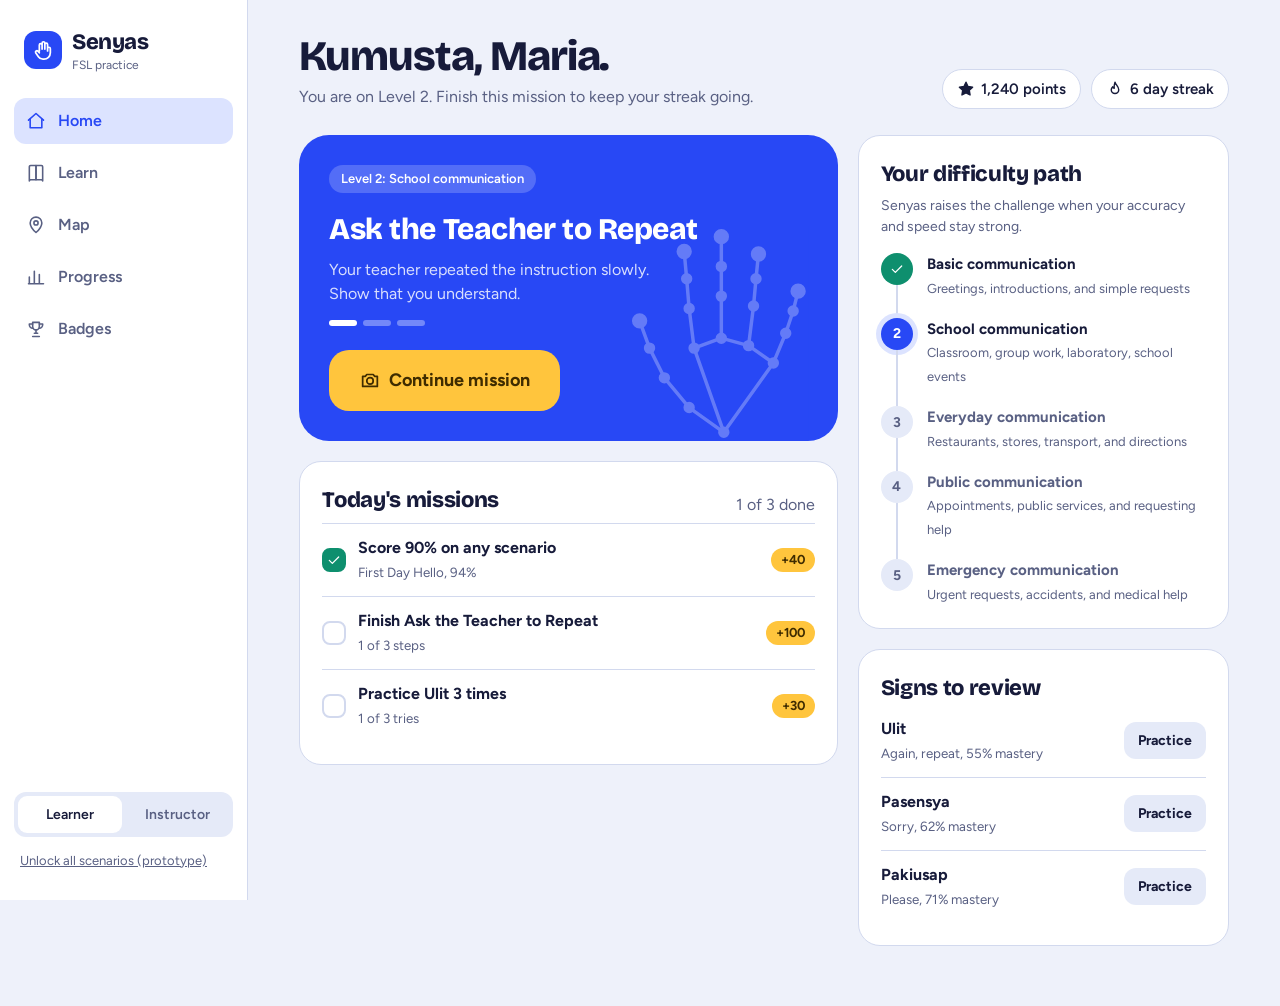
<file: index.html>
<!DOCTYPE html>
<html lang="en">
<head>
<meta charset="utf-8">
<meta name="viewport" content="width=device-width, initial-scale=1, viewport-fit=cover">
<title>SENYAS: FSL Practice App</title>
<link rel="preconnect" href="https://fonts.googleapis.com">
<link rel="preconnect" href="https://fonts.gstatic.com" crossorigin>
<link href="https://fonts.googleapis.com/css2?family=Bricolage+Grotesque:opsz,wght@12..96,600;12..96,800&family=Figtree:wght@400;500;600;700;800&display=swap" rel="stylesheet">
<style>
:root{
  --bg:#EEF1FA;--surface:#FFFFFF;--surface2:#E5EAF8;--ink:#171B3A;--muted:#596083;--line:#D2D9EE;
  --primary:#2848F5;--onprimary:#FFFFFF;--primary-soft:#DCE3FF;--hero:#2848F5;
  --sun:#FFC53D;--onsun:#3F2C00;--ok:#0E8F6E;--ok-bg:#D7F2E8;--bad:#C93038;--bad-bg:#FCE2E3;--warn-bg:#FFF0C7;
  --fd:'Bricolage Grotesque','Trebuchet MS',system-ui,sans-serif;
  --fb:'Figtree',system-ui,-apple-system,'Segoe UI',sans-serif;
  box-sizing:border-box;padding-top:env(safe-area-inset-top,0px);padding-bottom:env(safe-area-inset-bottom,0px);
}
@media (prefers-color-scheme:dark){
  :root:not([data-theme="light"]){
    --bg:#0E1125;--surface:#171B38;--surface2:#212650;--ink:#EDF0FF;--muted:#A0A8D2;--line:#2B3161;
    --primary:#7189FF;--onprimary:#0E1125;--primary-soft:#232C6B;--hero:#3450F0;
    --sun:#FFCB4D;--ok:#41D6AB;--ok-bg:#12382F;--bad:#FF8087;--bad-bg:#40202A;--warn-bg:#3D3315;
  }
}
:root[data-theme="dark"]{
  --bg:#0E1125;--surface:#171B38;--surface2:#212650;--ink:#EDF0FF;--muted:#A0A8D2;--line:#2B3161;
  --primary:#7189FF;--onprimary:#0E1125;--primary-soft:#232C6B;--hero:#3450F0;
  --sun:#FFCB4D;--ok:#41D6AB;--ok-bg:#12382F;--bad:#FF8087;--bad-bg:#40202A;--warn-bg:#3D3315;
}
html{scroll-padding-top:env(safe-area-inset-top,0px)}
*,*::before,*::after{box-sizing:border-box}
body{margin:0;background:var(--bg);color:var(--ink);font-family:var(--fb);font-size:16px;line-height:1.5;-webkit-font-smoothing:antialiased}
button{font:inherit;color:inherit;cursor:pointer}
h1,h2,h3,p{margin:0}
:focus-visible{outline:3px solid var(--primary);outline-offset:2px}
.ic{flex:none;vertical-align:middle}

/* layout */
.app{display:grid;grid-template-columns:248px minmax(0,1fr);min-height:100vh}
.rail{position:sticky;top:0;height:100vh;padding:22px 14px;display:flex;flex-direction:column;gap:6px;background:var(--surface);border-right:1px solid var(--line)}
.brand{display:flex;align-items:center;gap:10px;padding:4px 10px 18px}
.brand .mark{width:38px;height:38px;border-radius:12px;background:var(--primary);color:var(--onprimary);display:grid;place-items:center}
.brand b{font-family:var(--fd);font-weight:800;font-size:22px;letter-spacing:-.02em}
.brand small{display:block;font-size:12px;color:var(--muted);margin-top:-3px}
.navbtn{display:flex;align-items:center;gap:12px;width:100%;padding:11px 12px;border:0;border-radius:12px;background:none;font-weight:600;color:var(--muted);text-align:left}
.navbtn:hover{background:var(--surface2);color:var(--ink)}
.navbtn[aria-current="page"]{background:var(--primary-soft);color:var(--primary)}
.rail .sp{flex:1}
.seg{display:flex;background:var(--surface2);border-radius:12px;padding:4px;gap:4px}
.seg button{flex:1;border:0;background:none;border-radius:9px;padding:8px 10px;font-weight:600;font-size:14px;color:var(--muted)}
.seg button[aria-pressed="true"]{background:var(--surface);color:var(--ink)}
.linkbtn{background:none;border:0;color:var(--muted);font-size:13px;text-decoration:underline;padding:8px 6px;text-align:left}
main{padding:34px clamp(16px,4vw,52px) 60px;max-width:1160px;width:100%}
.tabbar{display:none;position:fixed;left:0;right:0;bottom:0;z-index:20;background:var(--surface);border-top:1px solid var(--line);padding:6px 6px calc(6px + env(safe-area-inset-bottom,0px))}
.tabbar button{flex:1;display:flex;flex-direction:column;align-items:center;gap:2px;border:0;background:none;padding:6px 2px;font-size:12px;font-weight:600;color:var(--muted);border-radius:10px}
.tabbar button[aria-current="page"]{color:var(--primary)}
@media (max-width:860px){
  .app{grid-template-columns:1fr}.rail{display:none}.tabbar{display:flex}
  main{padding-bottom:110px}
}

/* type + bits */
.h1{font-family:var(--fd);font-weight:800;font-size:clamp(28px,4.2vw,42px);line-height:1.08;letter-spacing:-.025em}
.h2{font-family:var(--fd);font-weight:800;font-size:22px;letter-spacing:-.015em}
.h3{font-weight:700;font-size:17px}
.muted{color:var(--muted)}
.sub{color:var(--muted);margin-top:6px;max-width:60ch}
.pagehead{display:flex;justify-content:space-between;align-items:flex-end;gap:16px;flex-wrap:wrap;margin-bottom:26px}
.btn{display:inline-flex;align-items:center;justify-content:center;gap:8px;border:0;border-radius:14px;padding:12px 20px;font-weight:700;font-size:15px;background:var(--surface2);color:var(--ink);text-decoration:none}
.btn:disabled{opacity:.5;cursor:not-allowed}
.btn.primary{background:var(--primary);color:var(--onprimary)}
.btn.sun{background:var(--sun);color:var(--onsun)}
.btn.ghost{background:none;border:1.5px solid var(--line)}
.btn.sm{padding:8px 14px;font-size:14px;border-radius:12px}
.btn.big{padding:17px 30px;font-size:18px;border-radius:20px}
.chip{display:inline-flex;align-items:center;gap:6px;padding:4px 12px;border-radius:99px;font-size:13px;font-weight:600;background:var(--surface2);color:var(--ink)}
.chip.lv{background:var(--primary-soft);color:var(--primary)}
.chip.ok{background:var(--ok-bg);color:var(--ok)}
.chip.warn{background:var(--warn-bg);color:var(--ink)}
.chip.bad{background:var(--bad-bg);color:var(--bad)}
.bar{height:8px;border-radius:99px;background:var(--surface2);overflow:hidden;flex:1}
.bar i{display:block;height:100%;border-radius:99px;background:var(--primary)}
.bar i.ok{background:var(--ok)}.bar i.bad{background:var(--bad)}
.panel{background:var(--surface);border:1px solid var(--line);border-radius:22px;padding:22px}
.grid2{display:grid;grid-template-columns:minmax(0,1.45fr) minmax(0,1fr);gap:20px}
@media (max-width:900px){.grid2{grid-template-columns:1fr}}
.stack{display:flex;flex-direction:column;gap:20px}
.pill-stats{display:flex;gap:10px;flex-wrap:wrap}
.pill-stats .chip{padding:8px 14px;font-size:15px;background:var(--surface);border:1px solid var(--line)}

/* home */
.continue{position:relative;overflow:hidden;background:var(--hero);color:#fff;border-radius:30px;padding:30px;min-height:250px;display:flex;flex-direction:column;justify-content:space-between;gap:24px}
.continue .h2{font-size:30px}
.continue p{color:rgba(255,255,255,.82);max-width:34ch;margin-top:6px}
.continue .ghosthand{position:absolute;right:-10px;top:10px;width:46%;height:120%;opacity:.28;pointer-events:none}
.ghosthand line,.ghosthand circle{stroke:#fff;fill:#fff}
.ghosthand line{stroke-width:1.4;stroke-linecap:round}
.dots{display:flex;gap:6px;margin-top:14px}
.dots i{width:28px;height:6px;border-radius:9px;background:rgba(255,255,255,.35)}
.dots i.on{background:#fff}
.ladder{list-style:none;margin:16px 0 0;padding:0;display:flex;flex-direction:column}
.ladder li{position:relative;display:flex;gap:14px;padding:0 0 18px 0}
.ladder li:last-child{padding-bottom:0}
.ladder li::before{content:"";position:absolute;left:15px;top:32px;bottom:0;width:2px;background:var(--line)}
.ladder li:last-child::before{display:none}
.ladder .n{width:32px;height:32px;border-radius:50%;display:grid;place-items:center;font-weight:700;font-size:14px;background:var(--surface2);color:var(--muted);flex:none}
.ladder .done .n{background:var(--ok);color:#fff}
.ladder .cur .n{background:var(--primary);color:var(--onprimary);box-shadow:0 0 0 5px var(--primary-soft)}
.ladder b{display:block;font-size:15px}.ladder span{font-size:13px;color:var(--muted)}
.ladder .todo b{color:var(--muted)}
.check{display:flex;align-items:center;gap:12px;padding:12px 0;border-top:1px solid var(--line)}
.check:first-of-type{border-top:0}
.check .box{width:24px;height:24px;border-radius:8px;border:2px solid var(--line);display:grid;place-items:center;flex:none;color:#fff}
.check.done .box{background:var(--ok);border-color:var(--ok)}
.check .grow{flex:1;min-width:0}
.check small{color:var(--muted)}
.reward{font-weight:700;color:var(--onsun);background:var(--sun);border-radius:99px;padding:2px 10px;font-size:13px}
.review{display:flex;align-items:center;gap:12px;padding:12px 0;border-top:1px solid var(--line)}
.review:first-of-type{border-top:0}

/* scenarios path */
.path{position:relative;display:flex;flex-direction:column;gap:18px}
.stop{position:relative;display:grid;grid-template-columns:44px minmax(0,1fr);gap:16px}
.stop::before{content:"";position:absolute;left:21px;top:44px;bottom:-18px;width:2px;background:var(--line)}
.stop:last-child::before{display:none}
.node{width:44px;height:44px;border-radius:50%;display:grid;place-items:center;background:var(--surface2);color:var(--muted);z-index:1}
.stop.done .node{background:var(--ok);color:#fff}
.stop.cur .node{background:var(--primary);color:var(--onprimary);box-shadow:0 0 0 6px var(--primary-soft)}
.scard{background:var(--surface);border:1px solid var(--line);border-radius:22px;padding:20px 22px;display:flex;justify-content:space-between;gap:18px;align-items:center;flex-wrap:wrap}
.stop.cur .scard{border:2px solid var(--primary)}
.stop.lock .scard{background:transparent;border-style:dashed}
.stop.lock h3{color:var(--muted)}
.meta{display:flex;gap:8px;flex-wrap:wrap;margin-top:10px}

/* learn */
.filters{display:flex;gap:8px;flex-wrap:wrap;margin-bottom:20px}
.filters button{border:1.5px solid var(--line);background:var(--surface);border-radius:99px;padding:8px 16px;font-weight:600;font-size:14px}
.filters button[aria-pressed="true"]{background:var(--ink);color:var(--bg);border-color:var(--ink)}
.signs{display:grid;grid-template-columns:repeat(auto-fill,minmax(190px,1fr));gap:16px}
.sign{text-align:left;border:1px solid var(--line);background:var(--surface);border-radius:20px;padding:0;overflow:hidden;display:flex;flex-direction:column}
.sign:hover{border-color:var(--primary)}
.sign .pic{height:104px;background:var(--surface2);display:grid;place-items:center;position:relative}
.sign .pic svg{width:74px;height:74px}
.sign .pic line,.sign .pic circle{stroke:var(--primary);fill:var(--primary)}
.sign .pic line{stroke-width:1.6;stroke-linecap:round}
.sign .body{padding:14px 16px 16px;display:flex;flex-direction:column;gap:8px}
.sign .fil{font-family:var(--fd);font-weight:800;font-size:22px;letter-spacing:-.01em;line-height:1}
.row{display:flex;align-items:center;gap:10px}
.row small{font-weight:700;font-size:13px;min-width:38px;text-align:right}

/* modal */
.mback{position:fixed;inset:0;z-index:50;background:rgba(10,13,35,.6);display:grid;place-items:center;padding:16px;overflow:auto}
.modal{background:var(--surface);border-radius:28px;width:min(560px,100%);padding:24px;max-height:calc(100vh - 32px);overflow:auto}
.video{aspect-ratio:16/9;border-radius:18px;background:radial-gradient(100% 100% at 30% 10%,#2c3577,#12152f);display:grid;place-items:center;color:#fff;position:relative;margin-bottom:18px}
.video .play{width:60px;height:60px;border-radius:50%;background:rgba(255,255,255,.18);display:grid;place-items:center}
.video small{position:absolute;bottom:10px;left:14px;opacity:.75;font-size:12px}
.stars{display:flex;gap:6px;justify-content:center;color:var(--sun);margin:8px 0 4px}
.statrow{display:grid;grid-template-columns:repeat(3,1fr);gap:10px;margin:18px 0}
.stat{background:var(--surface2);border-radius:16px;padding:12px;text-align:center}
.stat b{display:block;font-family:var(--fd);font-size:24px;font-weight:800;line-height:1.1}
.stat span{font-size:13px;color:var(--muted)}
.note{background:var(--primary-soft);border-radius:16px;padding:14px 16px;font-size:15px;display:flex;gap:12px}
.note .ic{color:var(--primary);margin-top:2px}

/* play */
.crumb{display:flex;justify-content:space-between;align-items:center;margin-bottom:18px}
.playgrid{display:grid;grid-template-columns:minmax(0,1.75fr) minmax(0,1fr);gap:22px;align-items:start}
@media (max-width:900px){.playgrid{grid-template-columns:1fr}.playgrid .cam{order:-1}}
.bubble{position:relative;background:var(--surface2);border-radius:20px 20px 20px 6px;padding:14px 18px;margin-top:4px}
.bubble b{font-family:var(--fd);font-size:22px;font-weight:800;letter-spacing:-.01em}
.npc{display:flex;gap:14px;align-items:flex-start}
.avatar{width:48px;height:48px;border-radius:50%;background:var(--sun);color:var(--onsun);display:grid;place-items:center;font-family:var(--fd);font-weight:800;font-size:20px;flex:none}
.objective{border-left:5px solid var(--primary);padding:4px 0 4px 16px}
.objective .h2{margin-top:2px}
.fb{border-radius:18px;padding:16px 18px;background:var(--surface2)}
.fb.ok{background:var(--ok-bg)}.fb.bad{background:var(--bad-bg)}.fb.warn{background:var(--warn-bg)}
.fb b.t{font-family:var(--fd);font-size:20px;font-weight:800;display:block;margin-bottom:4px}
.fb .acts{display:flex;gap:10px;flex-wrap:wrap;margin-top:14px}
.stage{position:relative;aspect-ratio:4/3;border-radius:30px;overflow:hidden;background:radial-gradient(120% 90% at 30% 8%,#2b3374 0%,#151936 58%,#0D1028 100%);color:#fff}
.stage .bust{position:absolute;inset:0;width:100%;height:100%;opacity:.5}
.stage video{position:absolute;inset:0;width:100%;height:100%;object-fit:cover;transform:scaleX(-1)}
.stage .corner{position:absolute;width:34px;height:34px;border:4px solid rgba(255,255,255,.75);border-radius:6px}
.corner.a{top:14px;left:14px;border-right:0;border-bottom:0}.corner.b{top:14px;right:14px;border-left:0;border-bottom:0}
.corner.c{bottom:14px;left:14px;border-right:0;border-top:0}.corner.d{bottom:14px;right:14px;border-left:0;border-top:0}
svg.hand{position:absolute;left:22%;top:9%;width:56%;height:82%}
svg.hand line{stroke:#7FE3FF;stroke-width:1.3;stroke-linecap:round}
svg.hand circle{fill:#fff;stroke:#7FE3FF;stroke-width:.6}
svg.hand{opacity:.55;transition:opacity .2s}
.stage.rec svg.hand,.stage.res svg.hand{opacity:1}
.stage.okc svg.hand line{stroke:#5BF0BF}.stage.okc svg.hand circle{stroke:#5BF0BF}
.stage.badc svg.hand line{stroke:#FF8F94}.stage.badc svg.hand circle{stroke:#FF8F94}
.stage.badc svg.hand{opacity:.8}
.status{position:absolute;top:16px;left:50%;transform:translateX(-50%);display:flex;align-items:center;gap:8px;background:rgba(10,12,32,.72);backdrop-filter:blur(6px);padding:7px 14px;border-radius:99px;font-weight:600;font-size:14px;white-space:nowrap}
.status i{width:9px;height:9px;border-radius:50%;background:#5BF0BF}
.status.rec i{background:#FF5B62;animation:blink .8s infinite}
@keyframes blink{50%{opacity:.25}}
.count{position:absolute;inset:0;display:grid;place-items:center;font-family:var(--fd);font-weight:800;font-size:clamp(90px,16vw,150px);text-shadow:0 4px 30px rgba(0,0,0,.5)}
.count span{animation:pop .65s ease-out}
@keyframes pop{from{transform:scale(1.5);opacity:0}to{transform:scale(1);opacity:1}}
.timer{position:absolute;left:24px;right:24px;bottom:24px;height:8px;background:rgba(255,255,255,.2);border-radius:9px;overflow:hidden}
.timer i{display:block;height:100%;background:#FF5B62;animation:fill 1.3s linear forwards}
@keyframes fill{from{width:0}to{width:100%}}
.spin{position:absolute;bottom:26px;left:50%;width:26px;height:26px;margin-left:-13px;border:3px solid rgba(255,255,255,.3);border-top-color:#fff;border-radius:50%;animation:rot .7s linear infinite}
@keyframes rot{to{transform:rotate(360deg)}}
.controls{display:flex;gap:12px;align-items:center;justify-content:space-between;flex-wrap:wrap;margin-top:16px}
.demo{margin-top:16px;background:var(--surface);border:1px dashed var(--line);border-radius:16px;padding:12px 14px}
.demo p{font-size:13px;color:var(--muted);margin-bottom:8px}


/* AR stage */
.stage{aspect-ratio:16/10;touch-action:pan-y}
@media (max-width:860px){.stage{aspect-ratio:4/3}}
.stage .bust{opacity:.28}
.stage .corner{display:none}
#arc{position:absolute;inset:0;width:100%;height:100%;pointer-events:none}
svg.hand{left:11%;top:29%;width:42%;height:56%}
.zone{position:absolute;left:8%;top:27%;width:48%;height:62%;border:2px dashed rgba(127,227,255,.45);border-radius:26px;pointer-events:none}
.zone span{position:absolute;top:-11px;left:18px;background:#131735;color:#7FE3FF;font-size:12px;font-weight:600;padding:1px 10px;border-radius:99px}
.hud{position:absolute;top:14px;left:16px;display:flex;flex-direction:column;gap:6px;align-items:flex-start;max-width:62%}
.hrow{display:flex;gap:8px;flex-wrap:wrap}
.chip-ar{display:inline-flex;align-items:center;gap:6px;background:rgba(10,12,32,.72);backdrop-filter:blur(6px);padding:6px 12px;border-radius:99px;font-weight:700;font-size:14px}
.tag-ar{font-size:12px;color:#7FE3FF;background:rgba(10,12,32,.7);padding:2px 10px;border-radius:99px}
.arbubble{position:absolute;left:0;top:0;max-width:40%;background:#fff;color:#171B3A;border-radius:16px 16px 16px 6px;padding:9px 14px;box-shadow:0 6px 24px rgba(0,0,0,.35);will-change:transform;opacity:0}
.arbubble.on{opacity:1}
.arbubble::after{content:"";position:absolute;left:calc(var(--tx,60px) - 8px);bottom:-8px;border:8px solid transparent;border-top-color:#fff;border-bottom:0}
.arbubble small{display:block;font-size:12px;color:#5B6182;font-weight:600}
.arbubble b{font-family:var(--fd);font-weight:800;font-size:clamp(13px,1.5vw,17px);line-height:1.2}
.objbar{position:absolute;left:14px;bottom:16px;max-width:52%;padding:8px 14px 9px;background:rgba(10,12,32,.78);backdrop-filter:blur(6px);border-radius:14px;display:flex;flex-direction:column;gap:1px}
.objbar span{font-size:12px;opacity:.75}
.objbar b{font-family:var(--fd);font-size:clamp(15px,2vw,20px);font-weight:800;line-height:1.2}
.status{top:14px;bottom:auto;left:auto;right:16px;transform:none}
.timer{left:0;right:0;bottom:0;height:6px;border-radius:0}
.hint3d{position:absolute;right:16px;bottom:14px;font-size:12px;color:rgba(255,255,255,.7);background:rgba(10,12,32,.55);padding:3px 10px;border-radius:99px}
@media (max-width:860px){.tag-ar,.stepc,.hint3d{display:none}.arbubble{max-width:52%;padding:7px 10px}.status{font-size:12px;padding:5px 10px}.objbar{max-width:60%}}

/* town map */
.town{width:100%;height:auto;display:block}
.zn{fill:var(--surface);stroke:var(--line);stroke-width:1.5}
.zt{fill:var(--muted);font-size:12px;font-family:var(--fb)}
.zh{fill:var(--ink);font-size:15px;font-weight:700;font-family:var(--fb)}
.bld{cursor:pointer;outline:none}
.bld circle.b{fill:var(--surface2);stroke:var(--line);stroke-width:2}
.bld.done circle.b{fill:var(--ok-bg);stroke:var(--ok)}
.bld.cur circle.b{fill:var(--primary-soft);stroke:var(--primary);stroke-width:3}
.bld.lock{cursor:not-allowed}
.bld.lock circle.b{fill:none;stroke-dasharray:5 4}
.bld text{fill:var(--ink);font-family:var(--fb)}
.bld .nm{font-weight:700;font-size:12.5px}
.bld .st{font-size:11.5px;fill:var(--muted)}
.bld .ico{color:var(--primary)}.bld.done .ico{color:var(--ok)}.bld.lock .ico{color:var(--muted)}
.bld[role="button"]:hover circle.b,.bld[role="button"]:focus-visible circle.b{stroke:var(--primary);stroke-width:3}
.pulse-ring{animation:ring 1.6s ease-out infinite;transform-box:fill-box;transform-origin:center;pointer-events:none}
@keyframes ring{from{transform:scale(1);opacity:.7}to{transform:scale(1.5);opacity:0}}
.lvhead{display:flex;align-items:baseline;gap:10px;margin:28px 0 12px;flex-wrap:wrap}
.lvhead p{color:var(--muted);font-size:14px}

/* progress */
.tiles{display:grid;grid-template-columns:repeat(4,1fr);gap:14px;margin-bottom:20px}
@media (max-width:760px){.tiles{grid-template-columns:repeat(2,1fr)}}
.tile{background:var(--surface);border:1px solid var(--line);border-radius:18px;padding:16px 18px}
.tile b{display:block;font-family:var(--fd);font-size:32px;font-weight:800;line-height:1.1;letter-spacing:-.02em}
.tile span{font-size:14px;color:var(--muted)}
.tile.hi{background:var(--primary);border-color:var(--primary);color:var(--onprimary)}
.tile.hi span{color:inherit;opacity:.85}
.chart{width:100%;height:auto;display:block}
.chart text{fill:var(--muted);font-size:12px;font-family:var(--fb)}
.mrow{display:grid;grid-template-columns:110px 1fr 44px;gap:12px;align-items:center;padding:7px 0;font-size:15px}
.mrow small{font-weight:700;text-align:right}

/* badges */
.badges{display:grid;grid-template-columns:repeat(auto-fill,minmax(210px,1fr));gap:16px}
.badge{border-radius:22px;padding:20px;border:1px solid var(--line);background:var(--surface);display:flex;flex-direction:column;gap:10px}
.badge .medal{width:60px;height:60px;border-radius:50%;display:grid;place-items:center;background:var(--sun);color:var(--onsun)}
.badge.off{background:transparent;border-style:dashed}
.badge.off .medal{background:var(--surface2);color:var(--muted)}

/* instructor */
.tablewrap{overflow-x:auto;border:1px solid var(--line);border-radius:22px;background:var(--surface)}
table{border-collapse:collapse;width:100%;min-width:640px}
th{text-align:left;font-size:14px;color:var(--muted);font-weight:600;padding:14px 16px;border-bottom:1px solid var(--line)}
td{padding:14px 16px;border-bottom:1px solid var(--line);font-size:15px}
tr:last-child td{border-bottom:0}
td .row{min-width:120px}
tr.click{cursor:pointer}tr.click:hover td{background:var(--surface2)}

#toast{position:fixed;left:50%;bottom:calc(96px + env(safe-area-inset-bottom,0px));transform:translateX(-50%);background:var(--ink);color:var(--bg);padding:12px 18px;border-radius:14px;font-weight:600;font-size:15px;z-index:80;max-width:calc(100vw - 32px);opacity:0;pointer-events:none;transition:opacity .2s}
#toast.show{opacity:1}
@media (prefers-reduced-motion:reduce){*{animation:none!important;transition:none!important}}
</style>
</head>
<body>
<div class="app">
  <aside class="rail" id="rail"></aside>
  <main id="view" tabindex="-1"></main>
</div>
<nav class="tabbar" id="tabbar" aria-label="Main"></nav>
<div id="modal-root"></div>
<div id="toast" role="status" aria-live="polite"></div>
<script>
/* ---------- icons ---------- */
const ICONS={
 home:'<path d="M3 11l9-8 9 8"/><path d="M5 10v10h14V10"/>',
 book:'<path d="M4 4.5A1.5 1.5 0 0 1 5.5 3H12v17H5.5A1.5 1.5 0 0 0 4 21.5z"/><path d="M20 4.5A1.5 1.5 0 0 0 18.5 3H12v17h6.5a1.5 1.5 0 0 1 1.5 1.5z"/>',
 pin:'<path d="M12 21s7-6.2 7-11.5A7 7 0 0 0 5 9.5C5 14.8 12 21 12 21z"/><circle cx="12" cy="9.5" r="2.5"/>',
 chart:'<path d="M4 20v-8M10 20V5M16 20v-11M21 20H3"/>',
 trophy:'<path d="M8 4h8v5a4 4 0 0 1-8 0z"/><path d="M8 6H4v1a4 4 0 0 0 4 4M16 6h4v1a4 4 0 0 1-4 4"/><path d="M12 13v4M8 21h8M10 17h4"/>',
 lock:'<rect x="5" y="11" width="14" height="10" rx="2"/><path d="M8 11V8a4 4 0 0 1 8 0v3"/>',
 check:'<path d="M5 12.5l4.5 4.5L19 7.5"/>',
 star:'<path d="M12 3l2.7 5.6 6.1.9-4.4 4.3 1 6.1L12 17l-5.4 2.9 1-6.1L3.2 9.5l6.1-.9z"/>',
 flame:'<path d="M12 3c1 3.5 5 5.5 5 10a5 5 0 0 1-10 0c0-2 1-3 2-4 .3 1.5 1 2 2 2-.5-3 0-5 1-8z"/>',
 camera:'<path d="M4 8h3l1.5-2h7L17 8h3v11H4z"/><circle cx="12" cy="13" r="3.5"/>',
 users:'<circle cx="9" cy="8" r="3.5"/><path d="M2.5 20a6.5 6.5 0 0 1 13 0"/><circle cx="17" cy="9" r="2.5"/><path d="M17.5 14.5A5.5 5.5 0 0 1 22 20"/>',
 bulb:'<path d="M9 18h6M10 21h4M12 3a6 6 0 0 0-3.5 10.9c.6.5 1 1.2 1 2.1h5c0-.9.4-1.6 1-2.1A6 6 0 0 0 12 3z"/>',
 play:'<path d="M8 5l11 7-11 7z"/>',
 arrowR:'<path d="M5 12h14M13 6l6 6-6 6"/>',
 arrowL:'<path d="M19 12H5M11 6l-6 6 6 6"/>',
 hand:'<path d="M8 13V6.5a1.5 1.5 0 0 1 3 0V11M11 11V4.5a1.5 1.5 0 0 1 3 0V11M14 11V6a1.5 1.5 0 0 1 3 0v7M17 10.5a1.5 1.5 0 0 1 3 0V15a7 7 0 0 1-7 7h-1a6 6 0 0 1-5-2.7L4 15a1.5 1.5 0 0 1 2.4-1.7L8 15"/>',
 refresh:'<path d="M20 11a8 8 0 1 0-2.3 5.7M20 4v7h-7"/>',
 bolt:'<path d="M13 2L4 14h7l-1 8 9-12h-7z"/>',
 target:'<circle cx="12" cy="12" r="9"/><circle cx="12" cy="12" r="5"/><circle cx="12" cy="12" r="1"/>',
 alert:'<path d="M12 3l10 18H2z"/><path d="M12 10v5M12 18v.5"/>',
 flask:'<path d="M9 3h6M10 3v6L4.5 19a1.5 1.5 0 0 0 1.3 2h12.4a1.5 1.5 0 0 0 1.3-2L14 9V3"/><path d="M7.5 15h9"/>',
 flag:'<path d="M5 21V4M5 4h11l-2 4 2 4H5"/>',
 board:'<rect x="3" y="4" width="18" height="12" rx="1.5"/><path d="M8 20l2-4M16 20l-2-4"/>',
 cup:'<path d="M6 4h12l-1.5 16h-9z"/><path d="M6.5 9h11"/>',
 cart:'<circle cx="9" cy="20" r="1.5"/><circle cx="18" cy="20" r="1.5"/><path d="M3 4h3l2.5 11h9.5l2-8H7"/>',
 route:'<circle cx="6" cy="18" r="2.5"/><circle cx="18" cy="6" r="2.5"/><path d="M8.5 18H15a3 3 0 0 0 0-6H9a3 3 0 0 1 0-6h6.5"/>',
 bus:'<rect x="4" y="4" width="16" height="13" rx="2"/><path d="M4 11h16M8 20v-3M16 20v-3"/>',
 cal:'<rect x="4" y="5" width="16" height="15" rx="2"/><path d="M4 10h16M9 3v4M15 3v4"/>',
 info:'<circle cx="12" cy="12" r="9"/><path d="M12 11v6M12 7.5v.5"/>',
 desk:'<rect x="3" y="7" width="18" height="12" rx="2"/><path d="M3 12h18M8 7V4h8v3"/>',
 cross:'<path d="M9 3h6v6h6v6h-6v6H9v-6H3V9h6z"/>',
 compass:'<circle cx="12" cy="12" r="9"/><path d="M15.5 8.5l-2 5-5 2 2-5z"/>'
};
const ic=(n,s=20,fill=false)=>`<svg class="ic" width="${s}" height="${s}" viewBox="0 0 24 24" fill="${fill?'currentColor':'none'}" stroke="currentColor" stroke-width="1.9" stroke-linecap="round" stroke-linejoin="round" aria-hidden="true">${ICONS[n]}</svg>`;

/* ---------- hand landmarks (21-point layout) ---------- */
const LM=[[50,92],[36,82],[26,70],[20,58],[16,47],[38,58],[36,42],[35,30],[34,19],[49,54],[49,37],[49,25],[49,13],[60,57],[62,41],[63,30],[64,20],[70,64],[75,52],[78,43],[80,35]];
const CONN=[[0,1],[1,2],[2,3],[3,4],[0,5],[5,6],[6,7],[7,8],[5,9],[9,10],[10,11],[11,12],[9,13],[13,14],[14,15],[15,16],[13,17],[17,18],[18,19],[19,20],[0,17]];
const TIPS=[4,8,12,16,20];
const handStatic=(cls='')=>`<svg class="${cls}" viewBox="0 0 100 100" aria-hidden="true">${CONN.map(c=>`<line x1="${LM[c[0]][0]}" y1="${LM[c[0]][1]}" x2="${LM[c[1]][0]}" y2="${LM[c[1]][1]}"/>`).join('')}${LM.map((p,i)=>`<circle cx="${p[0]}" cy="${p[1]}" r="${TIPS.includes(i)?2.6:1.8}"/>`).join('')}</svg>`;
const handLive=()=>`<svg class="hand" id="hand" viewBox="0 0 100 100" aria-hidden="true">${CONN.map(c=>`<line data-a="${c[0]}" data-b="${c[1]}"/>`).join('')}${LM.map((p,i)=>`<circle data-i="${i}" r="${TIPS.includes(i)?2.4:1.7}"/>`).join('')}</svg>`;

/* ---------- content ---------- */
/* Glosses are Filipino words used as labels. FSL lecturers must validate every sign before use. */
const SIGNS=[
 {id:'kumusta',fil:'Kumusta',en:'Hello, how are you',cat:'Basic',m:92,att:14},
 {id:'ako',fil:'Ako',en:'I, me',cat:'Basic',m:88,att:9},
 {id:'salamat',fil:'Salamat',en:'Thank you',cat:'Basic',m:95,att:12},
 {id:'pakiusap',fil:'Pakiusap',en:'Please',cat:'Basic',m:71,att:8},
 {id:'oo',fil:'Oo',en:'Yes',cat:'Basic',m:97,att:6},
 {id:'hindi',fil:'Hindi',en:'No',cat:'Basic',m:90,att:6},
 {id:'pasensya',fil:'Pasensya',en:'Sorry',cat:'Basic',m:62,att:9},
 {id:'ulit',fil:'Ulit',en:'Again, repeat',cat:'School',m:55,att:7},
 {id:'tulong',fil:'Tulong',en:'Help',cat:'School',m:78,att:11},
 {id:'guro',fil:'Guro',en:'Teacher',cat:'School',m:84,att:5},
 {id:'pagkain',fil:'Pagkain',en:'Food',cat:'Everyday',m:0,att:0},
 {id:'inumin',fil:'Inumin',en:'Drink',cat:'Everyday',m:0,att:0},
 {id:'dalawa',fil:'Dalawa',en:'Two',cat:'Everyday',m:0,att:0},
 {id:'bayad',fil:'Bayad',en:'Pay',cat:'Everyday',m:0,att:0},
 {id:'magkano',fil:'Magkano',en:'How much',cat:'Everyday',m:0,att:0},
 {id:'saan',fil:'Saan',en:'Where',cat:'Everyday',m:0,att:0},
 {id:'diretso',fil:'Diretso',en:'Straight',cat:'Everyday',m:0,att:0},
 {id:'kaliwa',fil:'Kaliwa',en:'Left',cat:'Everyday',m:0,att:0},
 {id:'bukas',fil:'Bukas',en:'Tomorrow',cat:'Everyday',m:0,att:0},
 {id:'oras',fil:'Oras',en:'Time',cat:'Everyday',m:0,att:0},
 {id:'sakay',fil:'Sakay',en:'Ride',cat:'Public',m:0,att:0},
 {id:'sasakyan',fil:'Sasakyan',en:'Vehicle',cat:'Public',m:0,att:0},
 {id:'kailangan',fil:'Kailangan',en:'Need',cat:'Public',m:0,att:0},
 {id:'sakit',fil:'Sakit',en:'Sick, hurt',cat:'Emergency',m:0,att:0},
 {id:'doktor',fil:'Doktor',en:'Doctor',cat:'Emergency',m:0,att:0},
 {id:'aksidente',fil:'Aksidente',en:'Accident',cat:'Emergency',m:0,att:0},
 {id:'pulis',fil:'Pulis',en:'Police',cat:'Emergency',m:0,att:0},
 {id:'nawawala',fil:'Nawawala',en:'Lost',cat:'Emergency',m:0,att:0}
];
const CATS=['All','Basic','School','Everyday','Public','Emergency'];
const LEVELS=[
 ['Basic communication','Greetings, introductions, and simple requests'],
 ['School communication','Classroom, group work, laboratory, school events'],
 ['Everyday communication','Restaurants, stores, transport, and directions'],
 ['Public communication','Appointments, public services, and requesting help'],
 ['Emergency communication','Urgent requests, accidents, and medical help']
];
const SCEN=[
 {id:'gate',name:'First Day Hello',short:'Gate hello',lvl:1,scene:'gate',ic:'hand',reveal:true,desc:'Greet the school guard, introduce yourself, and ask politely to come in.',
  steps:[{npc:'Guard Ramon',text:'Good morning!',tr:'The school guard waves as you arrive.',obj:'Greet the guard.',t:'kumusta'},
         {npc:'Guard Ramon',text:'Who are you?',tr:'He asks you to introduce yourself.',obj:'Introduce yourself.',t:'ako'},
         {npc:'Guard Ramon',text:'Do you need something?',tr:'You would like to go in.',obj:'Ask politely to come in.',t:'pakiusap'}]},
 {id:'classroom',name:'Ask the Teacher to Repeat',short:'Ask to repeat',lvl:2,scene:'classroom',ic:'board',desc:'You missed the instruction. Ask your teacher to repeat it.',
  steps:[{npc:'Ms. Reyes',text:'Open your books, then answer number 3.',tr:'Your teacher gives a quick instruction.',obj:'Ask your teacher to repeat it.',t:'ulit'},
         {npc:'Ms. Reyes',text:'Open your books to page 10.',tr:'She repeats it slowly.',obj:'Show that you understand.',t:'oo'},
         {npc:'Ms. Reyes',text:'Any other questions?',tr:'She waits for your reply.',obj:'Thank your teacher.',t:'salamat'}]},
 {id:'group',name:'Group Activity',short:'Group work',lvl:2,scene:'group',ic:'users',desc:'Work with a groupmate and ask for support.',
  steps:[{npc:'Jo',text:'Ready for our activity?',tr:'Your groupmate sits down beside you.',obj:'Greet your groupmate.',t:'kumusta'},
         {npc:'Jo',text:'Hmm, I am stuck on this part.',tr:'Your groupmate needs assistance with the activity.',obj:'Ask for help.',t:'tulong'}]},
 {id:'lab',name:'Laboratory Help',short:'Laboratory',lvl:2,scene:'lab',ic:'flask',desc:'Follow lab rules and ask for assistance.',
  steps:[{npc:'Mr. Cruz',text:'Are you wearing your goggles?',tr:'Your lab teacher checks your gear.',obj:'Answer yes.',t:'oo'},
         {npc:'Mr. Cruz',text:'How is your experiment?',tr:'Your beaker is stuck on the stand.',obj:'Ask for assistance.',t:'tulong'},
         {npc:'Mr. Cruz',text:'There. It is loose now.',tr:'He frees it for you.',obj:'Thank him.',t:'salamat'}]},
 {id:'event',name:'School Science Fair',short:'Science fair',lvl:2,scene:'event',ic:'flag',desc:'Welcome a visitor and find the right booth.',
  steps:[{npc:'Visitor',text:'Hello! Is this the science fair?',tr:'A visiting parent arrives.',obj:'Greet the visitor.',t:'kumusta'},
         {npc:'Visitor',text:'Where is the robotics booth?',tr:'She is looking for a booth.',obj:'Ask where it is.',t:'saan'},
         {npc:'Visitor',text:'Found it. Enjoy the fair!',tr:'She thanks you for your time.',obj:'Say thank you.',t:'salamat'}]},
 {id:'restaurant',name:'Order at a Fast Food Restaurant',short:'Fast food',lvl:3,scene:'restaurant',ic:'cup',desc:'Order a meal with a sequence of signs: food, quantity, drink, confirm.',
  steps:[{npc:'Cashier',text:'Hi! What would you like?',tr:'The cashier is ready for your order.',obj:'Say you want food.',t:'pagkain'},
         {npc:'Cashier',text:'How many?',tr:'She points at the menu.',obj:'Show the quantity: two.',t:'dalawa'},
         {npc:'Cashier',text:'Anything to drink?',tr:'She holds up a cup.',obj:'Choose a drink.',t:'inumin'},
         {npc:'Cashier',text:'Is that everything?',tr:'She reads the total back to you.',obj:'Confirm your order.',t:'oo'}]},
 {id:'store',name:'Buy an Item at a Store',short:'Store',lvl:3,scene:'store',ic:'cart',desc:'Ask the price, decide, and pay.',
  steps:[{npc:'Shopkeeper',text:'Looking for something?',tr:'You are holding a notebook.',obj:'Ask how much it costs.',t:'magkano'},
         {npc:'Shopkeeper',text:'That one is 250 pesos.',tr:'He shows the price tag.',obj:'Say yes, you will buy it.',t:'oo'},
         {npc:'Shopkeeper',text:'Cash or card?',tr:'He opens the register.',obj:'Say you will pay.',t:'bayad'},
         {npc:'Shopkeeper',text:'Here is your receipt.',tr:'He hands over the bag.',obj:'Thank the shopkeeper.',t:'salamat'}]},
 {id:'street',name:'Ask for Directions',short:'Directions',lvl:3,scene:'street',ic:'route',desc:'Ask where a place is and follow the directions.',
  steps:[{npc:'Passerby',text:'Hi, can I help you?',tr:'You are looking for the terminal.',obj:'Ask where the terminal is.',t:'saan'},
         {npc:'Passerby',text:'Go straight first.',tr:'She points down the road.',obj:'Show the first direction.',t:'diretso'},
         {npc:'Passerby',text:'Then turn at the corner.',tr:'She points to the other side.',obj:'Show the second direction.',t:'kaliwa'},
         {npc:'Passerby',text:'You are welcome!',tr:'She smiles and waves.',obj:'Say thank you.',t:'salamat'}]},
 {id:'busstop',name:'Ask About Transportation',short:'Transport',lvl:3,scene:'busstop',ic:'bus',desc:'Find out which vehicle to take.',
  steps:[{npc:'Conductor',text:'Can I help you?',tr:'A bus is waiting at the stop.',obj:'Say you want to ride.',t:'sakay'},
         {npc:'Conductor',text:'Which one do you need?',tr:'Two vehicles are parked nearby.',obj:'Ask about the vehicle.',t:'sasakyan'},
         {npc:'Conductor',text:'This one leaves in 5 minutes.',tr:'He points to the bus.',obj:'Thank the conductor.',t:'salamat'}]},
 {id:'clinic',name:'Make an Appointment',short:'Appointment',lvl:4,scene:'clinic',ic:'cal',desc:'Book a check-up at a clinic desk.',
  steps:[{npc:'Receptionist',text:'Good day! How can I help?',tr:'You are at the front desk.',obj:'Greet the receptionist.',t:'kumusta'},
         {npc:'Receptionist',text:'Which day works for you?',tr:'She opens the calendar.',obj:'Choose tomorrow.',t:'bukas'},
         {npc:'Receptionist',text:'And what time?',tr:'She shows the open slots.',obj:'Ask about the time.',t:'oras'}]},
 {id:'info',name:'Get Help in a Public Place',short:'Public place',lvl:4,scene:'info',label:'INFO',ic:'info',desc:'Ask staff at an information desk for assistance.',
  steps:[{npc:'Mall Staff',text:'Welcome to the mall!',tr:'You approach the information desk.',obj:'Greet the staff.',t:'kumusta'},
         {npc:'Mall Staff',text:'How can I help you?',tr:'She leans in to listen.',obj:'Say you need help.',t:'tulong'},
         {npc:'Mall Staff',text:'I will call someone for you.',tr:'She picks up the phone.',obj:'Say thank you.',t:'salamat'}]},
 {id:'service',name:'Public Service Counter',short:'Service desk',lvl:4,scene:'service',ic:'desk',desc:'Communicate with staff at a government service window.',
  steps:[{npc:'Clerk',text:'Next, please!',tr:'It is your turn at the window.',obj:'Greet the clerk.',t:'kumusta'},
         {npc:'Clerk',text:'What do you need today?',tr:'She slides a form forward.',obj:'Say what you need.',t:'kailangan'},
         {npc:'Clerk',text:'One moment, please.',tr:'She looks for the right form.',obj:'Ask politely.',t:'pakiusap'}]},
 {id:'medical',name:'Ask for Medical Help',short:'Medical help',lvl:5,scene:'medical',ic:'cross',desc:'Tell a nurse you are hurt and ask for a doctor.',
  steps:[{npc:'Nurse',text:'What is wrong?',tr:'You arrive at the clinic in pain.',obj:'Say you are sick or hurt.',t:'sakit'},
         {npc:'Nurse',text:'Do you need a doctor?',tr:'She checks on you.',obj:'Ask for a doctor.',t:'doktor'},
         {npc:'Nurse',text:'Is it urgent?',tr:'She reaches for the phone.',obj:'Confirm it is urgent.',t:'oo'}]},
 {id:'accident',name:'Report an Accident',short:'Accident',lvl:5,scene:'accident',ic:'alert',desc:'Report a crash and ask for the right help.',
  steps:[{npc:'Officer',text:'What happened here?',tr:'Two cars have collided.',obj:'Report the accident.',t:'aksidente'},
         {npc:'Officer',text:'Should I call the police?',tr:'He takes out his radio.',obj:'Ask for the police.',t:'pulis'},
         {npc:'Officer',text:'Is anyone hurt?',tr:'A driver sits by the road.',obj:'Ask for a doctor.',t:'doktor'}]},
 {id:'lost',name:'Ask for Help When Lost',short:'Lost',lvl:5,scene:'lost',ic:'compass',desc:'Tell a guard you are lost and find the exit.',
  steps:[{npc:'Guard',text:'You look worried.',tr:'You are alone in a big mall.',obj:'Say you are lost.',t:'nawawala'},
         {npc:'Guard',text:'Where do you need to go?',tr:'He points to the map.',obj:'Ask where the exit is.',t:'saan'},
         {npc:'Guard',text:'It is down this hall.',tr:'He walks you to the corner.',obj:'Say thank you.',t:'salamat'}]},
 {id:'urgent',name:'Communicate an Urgent Need',short:'Urgent need',lvl:5,scene:'info',label:'HELP',ic:'bolt',desc:'Explain something urgent and confirm you need help now.',
  steps:[{npc:'Staff',text:'You seem upset. What is urgent?',tr:'Staff notice you rushing in.',obj:'Say you need something.',t:'kailangan'},
         {npc:'Staff',text:'Do you need help right now?',tr:'She steps out from the desk.',obj:'Say yes.',t:'oo'},
         {npc:'Staff',text:'Stay here. Help is coming.',tr:'She calls for support.',obj:'Say thank you.',t:'salamat'}]}
];
const BADGES=[
 {n:'First sign',d:'Complete your first practice.',ic:'hand',on:true},
 {n:'Warm hello',d:'Greet in 3 scenarios.',ic:'users',on:true},
 {n:'Steady hands',d:'5 correct signs without a retry.',ic:'target',on:true},
 {n:'Seven-day streak',d:'Practice 7 days in a row.',ic:'flame',p:[6,7]},
 {n:'Quick signer',d:'Answer 3 steps in under 3 seconds.',ic:'bolt',p:[1,3]},
 {n:'Order up',d:'Finish the fast food order.',ic:'cup',p:[0,1]},
 {n:'Never lost',d:'Finish Ask for Help When Lost.',ic:'compass',p:[0,1]},
 {n:'First responder',d:'Finish all Level 5 scenarios.',ic:'alert',p:[0,4]}
];
const CLASS=[
 ['Maria Santos',2,87,4.2,1,'Today'],['Paolo Reyes',3,92,3.6,6,'Today'],['Ana Lim',2,64,7.9,2,'Yesterday'],
 ['Jomar Dela Cruz',2,81,5.0,3,'Today'],['Bea Villanueva',5,95,3.1,13,'Today'],['Carlo Ramos',1,58,9.1,0,'5 days ago'],
 ['Ivy Tan',3,78,5.8,5,'2 days ago'],['Nico Aquino',2,71,6.4,2,'Yesterday']
];
const PROG=[72,75,70,81,84,79,88,86,91,89];
const REPLY={kumusta:'Kumusta! Good to see you.',ako:'Nice to meet you!',salamat:"You're welcome!",pakiusap:'Of course. Come in.',oo:'Great, got it.',hindi:'Okay, no problem.',pasensya:"It's okay.",ulit:'Sure, let me say it again.',tulong:"Of course, I'll help.",guro:"Thanks, I'll ask her.",pagkain:'One order coming up.',inumin:'A drink, got it.',dalawa:'Two. Noted!',bayad:'Great, here is the total.',magkano:"It's 250 pesos.",saan:'Right this way.',diretso:'Yes, straight ahead.',kaliwa:'Yes, then turn there.',bukas:'Tomorrow works.',oras:'How about 10 AM?',sakay:'Sure, hop on.',sasakyan:'The next one leaves soon.',kailangan:'I see. Let me help.',sakit:"I'm sorry. I'll get help.",doktor:'Calling the doctor now.',aksidente:'Thank you for telling me.',pulis:'Calling the police.',nawawala:"Don't worry, I'll help you."};

/* ---------- state ---------- */
const S={role:'learner',view:'home',filter:'All',viewing:null,points:1240,streak:6,done:{gate:true},stars:{gate:3},resume:{classroom:1},unlockAll:false};
let P=null,CAM=null,HAND_T=null;
const $=s=>document.querySelector(s);
const unlocked=i=>S.unlockAll||i===0||!!S.done[SCEN[i-1].id];
const sg=id=>SIGNS.find(s=>s.id===id);
const barc=m=>m>=80?'ok':m<60?'bad':'';
const isCur=(s,i)=>unlocked(i)&&!S.done[s.id]&&(S.resume[s.id]||i===SCEN.findIndex(x=>!S.done[x.id]));
const doneCount=()=>SCEN.filter(s=>S.done[s.id]).length;

/* ---------- navigation ---------- */
const NAV_L=[['home','Home','home'],['learn','Learn','book'],['scenarios','Map','pin'],['progress','Progress','chart'],['badges','Badges','trophy']];
const NAV_I=[['class','Class overview','users']];
function renderNav(){
  const items=S.role==='learner'?NAV_L:NAV_I;
  const cur=S.view==='play'?'scenarios':S.view;
  $('#rail').innerHTML=`
   <div class="brand"><div class="mark">${ic('hand',22)}</div><div><b>Senyas</b><small>FSL practice</small></div></div>
   ${items.map(([v,l,i])=>`<button class="navbtn" data-a="go" data-v="${v}" ${cur===v?'aria-current="page"':''}>${ic(i)}${l}</button>`).join('')}
   <div class="sp"></div>
   <div class="seg" role="group" aria-label="Switch role">
     <button data-a="role" data-r="learner" aria-pressed="${S.role==='learner'}">Learner</button>
     <button data-a="role" data-r="instructor" aria-pressed="${S.role==='instructor'}">Instructor</button>
   </div>
   <button class="linkbtn" data-a="unlock">${S.unlockAll?'Relock scenarios':'Unlock all scenarios (prototype)'}</button>`;
  $('#tabbar').innerHTML=items.map(([v,l,i])=>`<button data-a="go" data-v="${v}" ${cur===v?'aria-current="page"':''}>${ic(i,22)}${l}</button>`).join('')+(S.role==='learner'?'':`<button data-a="role" data-r="learner">${ic('arrowL',22)}Learner</button>`);
}
function go(v,viewing){S.view=v;if(viewing!==undefined)S.viewing=viewing;render();window.scrollTo(0,0);}
function render(){
  clearInterval(HAND_T);
  if(S.view!=='play')AR.c=null;
  renderNav();
  const fn={home:homeV,learn:learnV,scenarios:scenV,progress:progV,badges:badgeV,class:classV,play:playV}[S.view];
  $('#view').innerHTML=fn();
  if(S.view==='play')afterPlay();
}
function toast(t){const e=$('#toast');e.textContent=t;e.classList.add('show');clearTimeout(toast.t);toast.t=setTimeout(()=>e.classList.remove('show'),2600);}

/* ---------- views ---------- */
function homeV(){
  const g=SCEN.find(s=>s.id==='classroom'),rs=S.resume.classroom||0;
  const weak=[...SIGNS].filter(s=>s.m>0).sort((a,b)=>a.m-b.m).slice(0,3);
  return `
  <div class="pagehead">
    <div><h1 class="h1">Kumusta, Maria.</h1><p class="sub">You are on Level 2. Finish this mission to keep your streak going.</p></div>
    <div class="pill-stats"><span class="chip">${ic('star',18,true)} ${S.points.toLocaleString()} points</span><span class="chip">${ic('flame',18)} ${S.streak} day streak</span></div>
  </div>
  <div class="grid2">
    <div class="stack">
      <section class="continue" aria-label="Continue your mission">
        ${handStatic('ghosthand')}
        <div style="position:relative">
          <span class="chip" style="background:rgba(255,255,255,.2);color:#fff">Level 2: School communication</span>
          <h2 class="h2" style="margin-top:14px">${g.name}</h2>
          <p>Your teacher repeated the instruction slowly. Show that you understand.</p>
          <div class="dots">${g.steps.map((_,i)=>`<i class="${i<rs?'on':''}"></i>`).join('')}</div>
        </div>
        <div style="position:relative"><button class="btn sun big" data-a="open" data-id="classroom">${ic('camera',22)} Continue mission</button></div>
      </section>
      <section class="panel">
        <div class="pagehead" style="margin-bottom:6px"><h2 class="h2">Today's missions</h2><span class="muted">1 of 3 done</span></div>
        <div class="check done"><div class="box">${ic('check',16)}</div><div class="grow"><b>Score 90% on any scenario</b><br><small>First Day Hello, 94%</small></div><span class="reward">+40</span></div>
        <div class="check"><div class="box"></div><div class="grow"><b>Finish Ask the Teacher to Repeat</b><br><small>1 of 3 steps</small></div><span class="reward">+100</span></div>
        <div class="check"><div class="box"></div><div class="grow"><b>Practice Ulit 3 times</b><br><small>1 of 3 tries</small></div><span class="reward">+30</span></div>
      </section>
    </div>
    <div class="stack">
      <section class="panel">
        <h2 class="h2">Your difficulty path</h2>
        <p class="muted" style="font-size:14px;margin-top:4px">Senyas raises the challenge when your accuracy and speed stay strong.</p>
        <ol class="ladder">
          ${LEVELS.map((l,i)=>`<li class="${i<1?'done':i===1?'cur':'todo'}"><span class="n">${i<1?ic('check',16):i+1}</span><div><b>${l[0]}</b><span>${l[1]}</span></div></li>`).join('')}
        </ol>
      </section>
      <section class="panel">
        <h2 class="h2">Signs to review</h2>
        ${weak.map(s=>`<div class="review"><div style="flex:1"><b>${s.fil}</b><br><small class="muted">${s.en}, ${s.m}% mastery</small></div><button class="btn sm" data-a="practice" data-id="${s.id}">Practice</button></div>`).join('')}
      </section>
    </div>
  </div>`;
}

function learnV(){
  const list=SIGNS.filter(s=>S.filter==='All'||s.cat===S.filter);
  return `
  <div class="pagehead"><div><h1 class="h1">Learn signs</h1><p class="sub">Watch your lecturer's demonstration, then practice each sign on camera before using it in a scenario.</p></div></div>
  <div class="filters" role="group" aria-label="Filter by category">${CATS.map(c=>`<button data-a="filter" data-c="${c}" aria-pressed="${S.filter===c}">${c}</button>`).join('')}</div>
  <div class="signs">${list.map(s=>`
    <button class="sign" data-a="sign" data-id="${s.id}" aria-label="Open ${s.fil}, ${s.en}">
      <div class="pic">${handStatic()}</div>
      <div class="body"><span class="fil">${s.fil}</span><span class="muted" style="font-size:14px">${s.en}</span>
      ${s.m?`<div class="row"><div class="bar"><i class="${barc(s.m)}" style="width:${s.m}%"></i></div><small>${s.m}%</small></div>`:`<span class="chip" style="align-self:flex-start">Not started</span>`}</div>
    </button>`).join('')}</div>`;
}

const ZONES=[{lvl:1,x:20,y:20,w:230,h:150},{lvl:2,x:270,y:20,w:430,h:150},{lvl:3,x:20,y:190,w:360,h:150},{lvl:4,x:400,y:190,w:300,h:150},{lvl:5,x:20,y:360,w:680,h:150}];
function townMap(){
  const zs=ZONES.map(z=>{
    const list=SCEN.map((s,i)=>({s,i})).filter(o=>o.s.lvl===z.lvl);
    const pins=list.map((o,k)=>{
      const {s,i}=o,open=unlocked(i),done=!!S.done[s.id],cur=isCur(s,i);
      const cls=done?'done':cur?'cur':open?'':'lock';
      const st=done?'Completed':cur?(S.resume[s.id]?'Continue':'Up next'):open?'Ready':'Locked';
      const cx=z.x+z.w*(k+.5)/list.length,cy=z.y+84;
      const act=open?`data-a="open" data-id="${s.id}" role="button" tabindex="0"`:'aria-disabled="true"';
      return `<g class="bld ${cls}" ${act} aria-label="${s.name}, ${st}">
        ${cur?`<circle class="pulse-ring" cx="${cx}" cy="${cy}" r="26" fill="none" stroke="var(--primary)" stroke-width="3"/>`:''}
        <circle class="b" cx="${cx}" cy="${cy}" r="26"/>
        <g class="ico" transform="translate(${cx-12},${cy-12})" fill="none" stroke="currentColor" stroke-width="1.9" stroke-linecap="round" stroke-linejoin="round">${ICONS[open?s.ic:'lock']}</g>
        <text class="nm" x="${cx}" y="${cy+46}" text-anchor="middle">${s.short}</text>
        <text class="st" x="${cx}" y="${cy+62}" text-anchor="middle">${st}</text></g>`;
    }).join('');
    return `<rect class="zn" x="${z.x}" y="${z.y}" width="${z.w}" height="${z.h}" rx="22"/>
      <text class="zt" x="${z.x+20}" y="${z.y+27}">Level ${z.lvl}</text><text class="zh" x="${z.x+20}" y="${z.y+46}">${LEVELS[z.lvl-1][0]}</text>${pins}`;
  }).join('');
  return `<svg class="town" viewBox="0 0 720 530" role="group" aria-label="Map of 16 places grouped by level">${zs}</svg>`;
}
function scenV(){
  return `
  <div class="pagehead"><div><h1 class="h1">Choose a place</h1><p class="sub">Each place is an AR scene. Senyas puts the room and the people in front of your camera, then gives you a goal to sign.</p></div></div>
  <div style="background:var(--surface2);border-radius:26px;padding:12px">${townMap()}</div>
  ${LEVELS.map((lv,li)=>`
   <div class="lvhead"><h2 class="h2">Level ${li+1}: ${lv[0]}</h2></div>
   <div class="stack" style="gap:12px">${SCEN.map((s,i)=>({s,i})).filter(o=>o.s.lvl===li+1).map(({s,i})=>{
     const open=unlocked(i),done=!!S.done[s.id],cur=isCur(s,i);
     const used=[...new Set(s.steps.map(x=>sg(x.t).fil))];
     return `<div class="scard" style="${cur?'border:2px solid var(--primary)':''}${open?'':';border-style:dashed;background:transparent'}">
       <div style="min-width:0;flex:1 1 280px"><h3 class="h3" ${open?'':'style="color:var(--muted)"'}>${s.name}</h3><p class="muted" style="font-size:15px">${s.desc}</p>
       <div class="meta">${s.steps.length>2?`<span class="chip warn">${s.steps.length}-sign sequence</span>`:''}${used.map(u=>`<span class="chip">${u}</span>`).join('')}${done?`<span class="chip ok">${'★'.repeat(S.stars[s.id]||1)} Completed</span>`:''}</div></div>
       ${open?`<button class="btn ${done?'':'primary'}" data-a="open" data-id="${s.id}">${done?'Replay':S.resume[s.id]?'Continue':'Start'}</button>`:`<span class="muted" style="font-size:14px">Finish ${SCEN[i-1].name} to unlock</span>`}</div>`}).join('')}</div>`).join('')}`;
}

function progV(){
  const name=S.viewing||'Maria',inst=S.role==='instructor';
  const W=600,x=i=>30+i*(540/9),y=v=>190-(v-50)*3.2;
  const pts=PROG.map((v,i)=>`${x(i)},${y(v)}`).join(' ');
  const area=`30,190 ${pts} ${x(9)},190`;
  const grid=[50,75,100].map(v=>`<line x1="30" x2="570" y1="${y(v)}" y2="${y(v)}" stroke="var(--line)" stroke-width="1"/><text x="0" y="${y(v)+4}">${v}%</text>`).join('');
  const rec=[...SIGNS].filter(s=>s.m>0).sort((a,b)=>a.m-b.m).slice(0,3);
  return `
  ${inst?`<button class="btn ghost sm" data-a="go" data-v="class" style="margin-bottom:16px">${ic('arrowL',16)} Back to class</button>`:''}
  <div class="pagehead"><div><h1 class="h1">${inst?name+"'s progress":'Your progress'}</h1><p class="sub">${inst?'Performance history recorded across all attempts.':'See what is improving and what needs more practice.'}</p></div>
    ${inst?`<button class="btn" data-a="toast" data-t="Prototype: report export is not connected.">Export report</button>`:''}</div>
  <div class="tiles">
    <div class="tile hi"><b>87%</b><span>Average accuracy</span></div>
    <div class="tile"><b>4.2s</b><span>Average response time</span></div>
    <div class="tile"><b>1.6</b><span>Attempts per step</span></div>
    <div class="tile"><b>${doneCount()} of ${SCEN.length}</b><span>Scenarios completed</span></div>
  </div>
  <div class="grid2">
    <section class="panel"><h2 class="h2">Accuracy over the last 10 sessions</h2>
      <svg class="chart" viewBox="0 0 ${W} 220" role="img" aria-label="Accuracy rose from 72 percent to 89 percent over 10 sessions" style="margin-top:14px">
        ${grid}<polygon points="${area}" fill="var(--primary)" opacity=".12"/>
        <polyline points="${pts}" fill="none" stroke="var(--primary)" stroke-width="3" stroke-linejoin="round" stroke-linecap="round"/>
        ${PROG.map((v,i)=>`<circle cx="${x(i)}" cy="${y(v)}" r="4.5" fill="var(--surface)" stroke="var(--primary)" stroke-width="2.5"/>`).join('')}
        ${PROG.map((v,i)=>`<text x="${x(i)}" y="212" text-anchor="middle">${i+1}</text>`).join('')}
      </svg></section>
    <section class="panel"><h2 class="h2">${inst?'Suggested support':'Recommended practice'}</h2>
      <div style="margin-top:8px">${rec.map(s=>`<div class="review"><div style="flex:1"><b>${s.fil}</b><br><small class="muted">${s.m}% mastery over ${s.att} attempts</small></div>${inst?`<span class="chip ${s.m<60?'bad':'warn'}">${s.m<60?'Needs help':'Watch'}</span>`:`<button class="btn sm" data-a="practice" data-id="${s.id}">Practice</button>`}</div>`).join('')}</div>
    </section>
  </div>
  <section class="panel" style="margin-top:20px"><h2 class="h2">Mastery by sign</h2>
    <div style="margin-top:8px;display:grid;grid-template-columns:repeat(auto-fit,minmax(300px,1fr));column-gap:36px">
    ${SIGNS.filter(s=>s.m>0).map(s=>`<div class="mrow"><span>${s.fil}</span><div class="bar"><i class="${barc(s.m)}" style="width:${s.m}%"></i></div><small>${s.m}%</small></div>`).join('')}</div></section>`;
}

function badgeV(){
  return `<div class="pagehead"><div><h1 class="h1">Badges</h1><p class="sub">3 of 8 earned. Badges reward steady practice, not only perfect runs.</p></div></div>
  <div class="badges">${BADGES.map(b=>`<div class="badge ${b.on?'':'off'}"><div class="medal">${ic(b.ic,28)}</div><div><b>${b.n}</b><p class="muted" style="font-size:14px">${b.d}</p></div>
   ${b.on?`<span class="chip ok" style="align-self:flex-start">Earned</span>`:`<div class="row"><div class="bar"><i style="width:${b.p[0]/b.p[1]*100}%"></i></div><small>${b.p[0]}/${b.p[1]}</small></div>`}</div>`).join('')}</div>`;
}

function classV(){
  const hard=[['Nawawala',41],['Aksidente',46],['Ulit',58],['Pasensya',61]];
  return `
  <div class="pagehead"><div><h1 class="h1">Class overview</h1><p class="sub">FSL 101, Section A. Data updates as learners practice.</p></div><button class="btn" data-a="toast" data-t="Prototype: report export is not connected.">Export report</button></div>
  <div class="tiles">
    <div class="tile hi"><b>8</b><span>Learners enrolled</span></div><div class="tile"><b>78%</b><span>Class accuracy</span></div>
    <div class="tile"><b>5 of 8</b><span>Practiced this week</span></div><div class="tile"><b>2</b><span>Need attention</span></div>
  </div>
  <div class="grid2">
    <div class="tablewrap"><table><thead><tr><th>Learner</th><th>Level</th><th>Accuracy</th><th>Response</th><th>Scenarios</th><th>Last active</th></tr></thead><tbody>
    ${CLASS.map(r=>`<tr class="click" tabindex="0" data-a="viewLearner" data-n="${r[0]}"><td><b>${r[0]}</b>${r[2]<65?` <span class="chip bad" style="margin-left:6px">Needs attention</span>`:''}</td><td>${r[1]}</td>
      <td><div class="row"><div class="bar"><i class="${barc(r[2])}" style="width:${r[2]}%"></i></div><small>${r[2]}%</small></div></td><td>${r[3]}s</td><td>${r[4]} of 16</td><td class="muted">${r[5]}</td></tr>`).join('')}
    </tbody></table></div>
    <section class="panel"><h2 class="h2">Signs the class finds hardest</h2><p class="muted" style="font-size:14px;margin-top:4px">Lowest average accuracy across all learners.</p>
      <div style="margin-top:10px">${hard.map(h=>`<div class="mrow" style="grid-template-columns:90px 1fr 44px"><span>${h[0]}</span><div class="bar"><i class="${barc(h[1])}" style="width:${h[1]}%"></i></div><small>${h[1]}%</small></div>`).join('')}</div>
      <div class="note" style="margin-top:16px">${ic('bulb',22)}<span>Consider reviewing Nawawala and Aksidente before the next emergency scenario.</span></div></section>
  </div>`;
}

/* ---------- mini AR engine: real perspective 3D on a canvas, no libraries ---------- */
const rgb=h=>[parseInt(h.slice(1,3),16),parseInt(h.slice(3,5),16),parseInt(h.slice(5,7),16)];
const shade=(c,f)=>`rgb(${Math.min(255,c[0]*f|0)},${Math.min(255,c[1]*f|0)},${Math.min(255,c[2]*f|0)})`;
const WOOD='#D9A45B',WOOD2='#B47A3C',WH='#F4F7FF',GR='#8C96B8',DK='#2C3466',RED='#FF6B6B',YEL='#FFD54F',TEAL='#4DD0E1',BLU='#7C8CFF',GRN='#66D9A0',ORG='#FF9F5B',PUR='#C792EA',PINK='#FF8FA3',ROAD='#4A5070',GLASS='#CFE8FF';
const PAL=[RED,YEL,TEAL,BLU,GRN,ORG,PUR,PINK];
const AR={c:null,ctx:null,W:0,H:0,F:1,raf:0,t0:0,groups:[],sh:[],npc:'',mood:'idle',moodT:0,yaw:0,pit:0,ptrT:-9999,px:0,py:0,gx:null,head:null,C:null};

function arBuild(id,label){
  const o=[],sh=[];let cur=null;
  const add=p=>{p.a=p.a==null?1:p.a;cur?cur.push(p):o.push([p]);};
  const grp=fn=>{cur=[];fn();o.push(cur);cur=null;};
  const B=(x,y,z,w,h,d,c,a)=>add({k:'b',x,y,z,w,h,d,c:rgb(c),a});
  const Cy=(x,y,z,rb,rt,h,c,a)=>add({k:'c',x,y,z,rb,rt,h,c:rgb(c),a});
  const Sp=(x,y,z,r,c)=>add({k:'s',x,y,z,r,c:rgb(c)});
  const L=(x,y,z,t,h,c)=>add({k:'l',x,y,z,t,h,c:c||'#fff'});
  const Sh=(x,z,rx,rz)=>sh.push([x,z,rx,rz]);
  const wall=()=>grp(()=>B(0,0,-2.15,7,2.8,.1,'#DDE3FF',.3));
  const desk=(x,z)=>grp(()=>{B(x,.68,z,.9,.07,.55,WOOD);[[-.4,-.2],[.4,-.2],[-.4,.2],[.4,.2]].forEach(([a,b])=>B(x+a,0,z+b,.06,.68,.06,WOOD2));Sh(x,z,.55,.4);});
  const chair=(x,z,c)=>grp(()=>{B(x,0,z,.1,.4,.1,GR);B(x,.4,z,.42,.05,.42,c||BLU);B(x,.45,z-.2,.42,.42,.05,c||BLU);});
  const tree=(x,z,s)=>grp(()=>{Cy(x,0,z,.09*s,.07*s,.8*s,WOOD2);Sp(x,1.1*s,z,.5*s,GRN);Sh(x,z,.45*s,.35*s);});
  const shelf=(x,z)=>grp(()=>{B(x,0,z,1.5,1.7,.4,'#8892B0');for(let r=0;r<4;r++)for(let i=0;i<5;i++)B(x-.6+i*.27,.12+r*.42,z+.2,.2,.26,.2,PAL[(r*3+i)%PAL.length]);Sh(x,z,.9,.35);});
  const car=(x,z,c)=>grp(()=>{B(x,.2,z,1.6,.42,.8,c);B(x+.05,.62,z,.9,.36,.7,GLASS,.85);Cy(x-.5,0,z+.36,.17,.17,.2,'#1E2240');Cy(x+.5,0,z+.36,.17,.17,.2,'#1E2240');Sh(x,z,1,.55);});
  switch(id){
  case 'gate':
    grp(()=>B(-2.2,0,-1,.35,2.2,.35,WH));
    grp(()=>B(.4,0,-1,.35,2.2,.35,WH));
    grp(()=>{B(-.9,2.2,-1,3.3,.4,.4,BLU);L(-.9,2.4,-.78,'WELCOME',.26);});
    grp(()=>{Cy(-2.7,0,-1.3,.05,.04,3.1,GR);B(-2.35,2.55,-1.3,.7,.42,.03,RED);});
    grp(()=>{B(-.9,.4,.9,1.3,.07,.4,WOOD);B(-1.4,0,.9,.07,.4,.35,WOOD2);B(-.4,0,.9,.07,.4,.35,WOOD2);B(-.9,.47,.72,1.3,.4,.05,WOOD);Sh(-.9,.9,.8,.35);});
    grp(()=>{Sp(-2.3,.35,.7,.38,GRN);Sh(-2.3,.7,.4,.3);});
    break;
  case 'classroom':
    wall();
    grp(()=>{B(-.7,1,-2.05,2.8,1.2,.05,WH);B(-1.5,1.9,-2,1.2,.06,.02,BLU);B(-1.3,1.65,-2,1.6,.06,.02,BLU);B(-1.6,1.4,-2,.8,.06,.02,BLU);});
    grp(()=>Sp(1.5,2.1,-2,.25,WH));
    desk(-.4,-1.2);desk(-2,.1);desk(-.9,.5);chair(-2,.65);chair(-.9,1.05,GRN);
    break;
  case 'group':
    wall();
    grp(()=>{B(-1.7,1.15,-2.05,1.5,1.1,.05,YEL);B(.1,1.15,-2.05,1.3,1.1,.05,PINK);});
    [0,1,2,3].forEach(i=>{const a=i*Math.PI/2+.5;grp(()=>Cy(-.6+Math.cos(a)*1.25,0,.2+Math.sin(a)*.95,.2,.2,.4,[BLU,GRN,ORG,PUR][i]));});
    grp(()=>{Cy(-.6,0,.2,.08,.08,.68,WOOD2);Cy(-.6,.68,.2,.9,.9,.07,WOOD);B(-.9,.75,.1,.4,.01,.3,WH);B(-.3,.75,.3,.4,.02,.3,GR);B(-.3,.77,.12,.4,.28,.02,DK);Sh(-.6,.2,1,.8);});
    break;
  case 'lab':
    wall();
    grp(()=>{B(-1.7,1.6,-2,2.4,.05,.3,WOOD);for(let i=0;i<5;i++)Cy(-2.6+i*.45,1.65,-2,.09,.09,.3,PAL[i]);});
    grp(()=>{B(.2,1.2,-2.05,.9,.9,.05,ORG);L(.2,1.65,-2,'!',.6);});
    grp(()=>{B(-.9,0,-.4,2.6,.86,.75,WH);B(-.9,.86,-.4,2.7,.06,.85,GR);Cy(-1.8,.92,-.4,.13,.16,.32,GRN,.8);Cy(-1.4,.92,-.4,.1,.1,.4,RED,.8);Sp(-.6,1.1,-.4,.22,PUR);Cy(-.6,1.24,-.4,.06,.06,.3,WH);Cy(-.1,.92,-.4,.15,.15,.25,TEAL,.8);Sh(-.9,-.4,1.4,.5);});
    break;
  case 'event':
    wall();
    grp(()=>{for(let i=0;i<9;i++)B(-2.6+i*.65,2.62,-1.5,.3,.3,.02,PAL[i%8]);});
    grp(()=>{B(-.9,2.05,-1.6,3.2,.5,.05,PINK);L(-.9,2.3,-1.56,'SCIENCE FAIR',.3);});
    grp(()=>{B(-1,0,-.3,2.2,.8,.7,RED);B(-1,.8,-.3,2.3,.06,.75,WH);B(-1.4,.86,-.3,.4,.3,.3,DK);Sp(-.4,1.1,-.3,.2,YEL);Sh(-1,-.3,1.3,.5);});
    grp(()=>{Cy(-2.35,0,.5,.01,.01,1.2,WH);Sp(-2.35,1.45,.5,.28,YEL);});
    grp(()=>{Cy(-2.0,0,.7,.01,.01,1.0,WH);Sp(-2,1.25,.7,.26,TEAL);});
    grp(()=>{Cy(-2.7,0,.6,.01,.01,1.1,WH);Sp(-2.7,1.35,.6,.26,PINK);});
    break;
  case 'restaurant':
    wall();
    grp(()=>{B(-.4,1.4,-2.05,3,1,.05,DK);B(-1.5,1.5,-2,.6,.55,.02,ORG);B(-.7,1.5,-2,.6,.55,.02,YEL);B(.1,1.5,-2,.6,.55,.02,TEAL);B(.9,1.5,-2,.6,.55,.02,PINK);L(-.4,2.25,-2,'MENU',.22);});
    grp(()=>{B(-.4,2.5,-2.05,2,.35,.05,RED);L(-.4,2.67,-2.0,'BURGER HUB',.2);});
    grp(()=>{B(-.4,0,-.5,3,1,.8,RED);B(-.4,1,-.5,3.1,.06,.9,WH);B(-1.3,1.06,-.6,.5,.35,.4,DK);Cy(.2,1.06,-.45,.22,.22,.07,ORG);Cy(.2,1.13,-.45,.2,.2,.05,'#6B3E26');Cy(.2,1.18,-.45,.22,.2,.09,ORG);Cy(.9,1.06,-.5,.12,.09,.3,WH);B(.6,1.06,-.35,.2,.25,.15,YEL);Sh(-.4,-.5,1.7,.6);});
    break;
  case 'store':
    wall();shelf(-1.9,-1.5);shelf(-.35,-1.5);
    grp(()=>{B(-1.1,2.25,-1.6,2.2,.36,.05,BLU);L(-1.1,2.43,-1.56,'STORE',.28);});
    grp(()=>{B(.5,0,.2,1.1,.9,.5,WOOD2);B(.5,.9,.2,1.2,.06,.6,WH);B(.4,.96,.2,.4,.3,.3,DK);B(.85,.96,.2,.3,.16,.22,ORG);Sh(.5,.2,.8,.4);});
    break;
  case 'street':
    grp(()=>B(-1.9,0,-1.5,1.6,1.8,.8,PUR));
    grp(()=>{B(-.05,0,-1.55,1.7,2.5,.8,TEAL);L(-.05,2.2,-1.13,'MALL',.3);for(let i=0;i<3;i++)B(-.6+i*.55,1.0,-1.14,.35,.5,.02,GLASS);});
    grp(()=>B(0,0,-.2,7,.06,1.1,'#B7BEDD'));
    grp(()=>{B(0,0,1.1,7,.03,1.6,ROAD);for(let i=0;i<6;i++)B(-2.5+i,.03,1.1,.5,.01,.08,WH);});
    grp(()=>{Cy(1,0,-.3,.05,.05,2.1,GR);B(1,1.75,-.3,.95,.24,.05,GRN);L(1,1.87,-.27,'TERMINAL',.15);B(1,1.42,-.3,.95,.24,.05,BLU);L(1,1.54,-.27,'PARK',.15);});
    tree(-2.7,-.4,1);
    break;
  case 'busstop':
    grp(()=>{B(-.5,0,-1.75,3.6,1.5,1,ORG);for(let i=0;i<4;i++)B(-1.85+i*.9,.85,-1.24,.6,.45,.02,GLASS);B(-.5,1.5,-1.75,3.6,.06,1,DK);});
    grp(()=>Cy(-2,0,.1,.05,.05,2.2,GR));
    grp(()=>Cy(0,0,.1,.05,.05,2.2,GR));
    grp(()=>B(-1,2.2,.1,2.4,.08,1,BLU,.9));
    grp(()=>{B(-1,.42,.15,1.6,.08,.4,WOOD);B(-1.7,0,.15,.07,.42,.35,WOOD2);B(-.3,0,.15,.07,.42,.35,WOOD2);});
    grp(()=>{Cy(.8,0,.6,.04,.04,2,GR);B(.8,1.8,.6,.55,.55,.04,BLU);L(.8,2.07,.63,'BUS',.22);});
    break;
  case 'clinic':
    wall();
    grp(()=>{B(-.6,1.3,-2.05,2.3,1.15,.05,WH);for(let r=0;r<4;r++)for(let i=0;i<5;i++)B(-1.4+i*.4,1.4+r*.24,-2,.32,.18,.02,(r*5+i)%7===3?RED:'#DDE3FF');});
    grp(()=>{B(-.6,2.55,-2.05,2.4,.32,.05,TEAL);L(-.6,2.71,-2,'APPOINTMENTS',.2);});
    grp(()=>{B(-.6,0,-.5,2.6,.9,.6,WH);B(-.6,.9,-.5,2.7,.06,.7,TEAL);B(-1.2,.96,-.5,.4,.3,.25,DK);Sh(-.6,-.5,1.5,.5);});
    chair(-2.3,.7,ORG);chair(-1.7,.7,ORG);
    break;
  case 'info':
    wall();
    grp(()=>{B(-.5,0,-.6,2.4,.9,.6,ORG);B(-.5,.9,-.6,2.5,.06,.7,WH);Sh(-.5,-.6,1.5,.5);});
    grp(()=>{B(-1,.96,-.6,.06,.94,.06,GR);B(0,.96,-.6,.06,.94,.06,GR);B(-.5,1.9,-.6,1.2,.42,.08,BLU);L(-.5,2.11,-.55,label||'INFO',.26);});
    grp(()=>{Cy(-2.2,0,-1.1,.25,.25,1.8,GR);Sp(-2.2,1.95,-1.1,.28,YEL);});
    chair(-2.2,.8,GRN);
    break;
  case 'service':
    wall();
    grp(()=>{B(-1,0,-.9,3.4,1,.5,GR);B(-1,1,-.9,3.5,.06,.6,WH);[-2,-1,0].forEach(x=>B(x,1.06,-.9,.9,.85,.04,GLASS,.35));Sh(-1,-.9,1.9,.4);});
    grp(()=>{B(-1,2,-2,1.8,.55,.05,DK);L(-1,2.28,-1.96,'NOW SERVING 12',.15,'#7FE3FF');});
    grp(()=>{B(-2.6,0,.4,.4,1.2,.35,RED);B(-2.6,.9,.6,.28,.14,.02,DK);Sh(-2.6,.4,.4,.3);});
    break;
  case 'medical':
    wall();
    grp(()=>{B(0,1.4,-2.05,.28,.9,.05,RED);B(0,1.71,-2.05,.9,.28,.05,RED);});
    grp(()=>{B(-1.2,0,-.6,1.9,.45,.9,GR,.7);B(-1.2,.45,-.6,1.9,.16,.9,WH);B(-2,.61,-.6,.5,.12,.5,'#DDE3FF');B(-.95,.61,-.6,1.25,.05,.86,TEAL);Sh(-1.2,-.6,1.1,.6);});
    grp(()=>{Cy(-2.5,0,-1,.25,.25,.03,GR);Cy(-2.5,.03,-1,.03,.03,1.8,GR);B(-2.5,1.4,-1,.22,.38,.08,WH,.85);});
    break;
  case 'accident':
    grp(()=>B(0,0,.1,7,.03,2.6,ROAD));
    car(-1.4,-.25,RED);car(.3,.15,BLU);
    [[-2.6,.6],[-2.3,1.2],[1.1,1.3]].forEach(([x,z])=>grp(()=>{Cy(x,.03,z,.16,.03,.5,ORG);Sh(x,z,.2,.2);}));
    break;
  case 'lost':
    wall();
    grp(()=>{B(-1,2.55,-2.05,1.6,.26,.05,BLU);L(-1,2.68,-2,'MALL MAP',.16);});
    grp(()=>{B(-1,1,-2.05,2.6,1.5,.05,WH);B(-1.9,1.1,-2,.7,.5,.02,GRN);B(-1,1.9,-2,.9,.4,.02,TEAL);B(-.1,1.15,-2,.5,.55,.02,PINK);B(-1,1.55,-2,2.4,.08,.02,GR);Sp(-1.3,1.72,-1.97,.09,RED);L(-1.3,1.97,-1.97,'YOU ARE HERE',.1,'#171B3A');});
    grp(()=>{Cy(-2.6,0,-.5,.05,.05,2.1,GR);B(-2.6,1.75,-.5,.9,.24,.05,GRN);L(-2.6,1.87,-.47,'EXIT',.15);});
    grp(()=>{B(-.6,.4,.9,1.3,.07,.4,WOOD);B(-1.1,0,.9,.07,.4,.35,WOOD2);B(-.1,0,.9,.07,.4,.35,WOOD2);Sh(-.6,.9,.8,.35);});
    break;
  default:
    grp(()=>{B(-1.2,0,-.5,1,.9,.6,BLU);L(-1.2,.45,-.19,'PRACTICE',.12);Sh(-1.2,-.5,.7,.4);});
  }
  return {o,sh};
}

function arCam(){
  const R=5.6,ty=1.0,pit=.22+AR.pit,yw=AR.yaw;
  const p=[R*Math.sin(yw)*Math.cos(pit),ty+R*Math.sin(pit),R*Math.cos(yw)*Math.cos(pit)];
  let f=[-p[0],ty-p[1],-p[2]];const fl=Math.hypot(f[0],f[1],f[2]);f=f.map(v=>v/fl);
  const rl=Math.hypot(f[2],f[0]);const r=[-f[2]/rl,0,f[0]/rl];
  const u=[r[1]*f[2]-r[2]*f[1],r[2]*f[0]-r[0]*f[2],r[0]*f[1]-r[1]*f[0]];
  return {p,f,r,u};
}
function proj(C,x,y,z){
  const dx=x-C.p[0],dy=y-C.p[1],dz=z-C.p[2];
  const zc=dx*C.f[0]+dy*C.f[1]+dz*C.f[2],s=AR.F/zc;
  return [AR.W/2+(dx*C.r[0]+dy*C.r[1]+dz*C.r[2])*s,AR.H*.62-(dx*C.u[0]+dy*C.u[1]+dz*C.u[2])*s,zc,s];
}
function quad(g,C,pts,col){
  g.beginPath();
  pts.forEach((q,i)=>{const s=proj(C,q[0],q[1],q[2]);i?g.lineTo(s[0],s[1]):g.moveTo(s[0],s[1]);});
  g.closePath();g.fillStyle=col;g.fill();g.strokeStyle='rgba(10,12,32,.22)';g.lineWidth=1;g.stroke();
}
function drawPrim(g,C,p,t){
  if(p.k==='b'){
    const x0=p.x-p.w/2,x1=p.x+p.w/2,y0=p.y,y1=p.y+p.h,z0=p.z-p.d/2,z1=p.z+p.d/2,c=p.c;
    g.globalAlpha=p.a;
    if(C.p[0]<x0)quad(g,C,[[x0,y0,z1],[x0,y0,z0],[x0,y1,z0],[x0,y1,z1]],shade(c,.92));
    if(C.p[0]>x1)quad(g,C,[[x1,y0,z0],[x1,y0,z1],[x1,y1,z1],[x1,y1,z0]],shade(c,.68));
    if(C.p[2]<z0)quad(g,C,[[x1,y0,z0],[x0,y0,z0],[x0,y1,z0],[x1,y1,z0]],shade(c,.55));
    if(C.p[2]>z1)quad(g,C,[[x0,y0,z1],[x1,y0,z1],[x1,y1,z1],[x0,y1,z1]],shade(c,.86));
    if(C.p[1]>y1)quad(g,C,[[x0,y1,z0],[x1,y1,z0],[x1,y1,z1],[x0,y1,z1]],shade(c,1.06));
    g.globalAlpha=1;
  }else if(p.k==='c'){
    const n=10,c=p.c;g.globalAlpha=p.a;
    for(let i=0;i<n;i++){
      const a0=i/n*6.2832,a1=(i+1)/n*6.2832,am=(a0+a1)/2,nx=Math.cos(am),nz=Math.sin(am),rm=(p.rb+p.rt)/2;
      if((C.p[0]-(p.x+nx*rm))*nx+(C.p[2]-(p.z+nz*rm))*nz<=0)continue;
      const f=.66+.4*Math.max(0,-.5*nx+.5*nz+.2);
      quad(g,C,[[p.x+Math.cos(a0)*p.rb,p.y,p.z+Math.sin(a0)*p.rb],[p.x+Math.cos(a1)*p.rb,p.y,p.z+Math.sin(a1)*p.rb],[p.x+Math.cos(a1)*p.rt,p.y+p.h,p.z+Math.sin(a1)*p.rt],[p.x+Math.cos(a0)*p.rt,p.y+p.h,p.z+Math.sin(a0)*p.rt]],shade(c,f));
    }
    if(C.p[1]>p.y+p.h){const pts=[];for(let i=0;i<n;i++){const a=i/n*6.2832;pts.push([p.x+Math.cos(a)*p.rt,p.y+p.h,p.z+Math.sin(a)*p.rt]);}quad(g,C,pts,shade(c,1.08));}
    g.globalAlpha=1;
  }else if(p.k==='s'){
    const q=proj(C,p.x,p.y,p.z),r=p.r*q[3],c=p.c;
    const gr=g.createRadialGradient(q[0]-r*.35,q[1]-r*.4,r*.1,q[0],q[1],r);
    gr.addColorStop(0,shade(c,1.18));gr.addColorStop(1,shade(c,.72));
    g.fillStyle=gr;g.beginPath();g.arc(q[0],q[1],r,0,6.2832);g.fill();
    if(p.face){
      AR.head=[q[0],q[1],r];
      g.fillStyle='#3B2A24';g.beginPath();g.arc(q[0],q[1],r,Math.PI*1.08,Math.PI*1.92);g.closePath();g.fill();
      const fx=-AR.yaw*r*1.4,ex=r*.36,ey=q[1]+r*.06,bl=(t%3.6)<.12?.2:1;
      g.fillStyle='#3B2A24';
      g.beginPath();g.ellipse(q[0]+fx-ex,ey,r*.09,r*.09*bl,0,0,6.2832);g.fill();
      g.beginPath();g.ellipse(q[0]+fx+ex,ey,r*.09,r*.09*bl,0,0,6.2832);g.fill();
      g.strokeStyle='#5A2E1B';g.lineWidth=Math.max(1.5,r*.07);g.lineCap='round';g.beginPath();
      const my=q[1]+r*.45,mx=q[0]+fx;
      if(AR.mood==='happy'){g.moveTo(mx-r*.28,my-r*.05);g.quadraticCurveTo(mx,my+r*.3,mx+r*.28,my-r*.05);}
      else if(AR.mood==='confused'){g.moveTo(mx-r*.26,my+r*.03);g.quadraticCurveTo(mx-r*.1,my-r*.1,mx,my+r*.03);g.quadraticCurveTo(mx+r*.1,my+r*.16,mx+r*.26,my+r*.03);}
      else{g.moveTo(mx-r*.2,my);g.lineTo(mx+r*.2,my);}
      g.stroke();
    }
  }else if(p.k==='l'){
    const q=proj(C,p.x,p.y,p.z);
    g.font=`800 ${Math.max(7,p.h*q[3])}px Figtree,system-ui,sans-serif`;g.textAlign='center';g.textBaseline='middle';g.fillStyle=p.c;g.fillText(p.t,q[0],q[1]);
  }
}
const NPC_PAL=['#7C8CFF','#66D9A0','#FF9F5B','#C792EA','#4DD0E1','#FF8FA3','#FFC53D'];
const npcColor=n=>NPC_PAL[[...n].reduce((a,ch)=>a+ch.charCodeAt(0),0)%NPC_PAL.length];
function npcGroup(t,now){
  const x=1.75,z=-.2,c=rgb(npcColor(AR.npc)),sk=rgb('#F2C6A0'),dk=rgb('#2C3466'),age=(now-AR.moodT)/1000;
  let bob=Math.sin(t*2)*.012,hx=0,arm=0;
  if(AR.mood==='happy'&&age<3){bob=Math.abs(Math.sin(age*7))*.1*Math.max(0,1-age/3);arm=.28+Math.sin(age*14)*.05;}
  if(AR.mood==='confused'&&age<3)hx=Math.sin(age*6)*.07;
  return [
    {k:'b',x:x-.13,y:0,z,w:.17,h:.55,d:.17,c:dk,a:1},{k:'b',x:x+.13,y:0,z,w:.17,h:.55,d:.17,c:dk,a:1},
    {k:'b',x,y:.55+bob,z,w:.52,h:.72,d:.3,c,a:1},
    {k:'b',x:x-.35,y:.58+bob,z,w:.13,h:.6,d:.14,c,a:1},{k:'b',x:x+.35,y:.58+bob+arm,z,w:.13,h:.6,d:.14,c,a:1},
    {k:'s',x:x+hx,y:1.47+bob,z,r:.25,c:sk,face:true,a:1}
  ];
}
function drawFloor(g,C,t){
  const X=3.4,Z=2.6;
  g.beginPath();[[-X,-Z],[X,-Z],[X,Z],[-X,Z]].forEach((q,i)=>{const s=proj(C,q[0],0,q[1]);i?g.lineTo(s[0],s[1]):g.moveTo(s[0],s[1]);});
  g.closePath();g.fillStyle='rgba(127,227,255,.10)';g.fill();
  g.strokeStyle='rgba(127,227,255,.26)';g.lineWidth=1;g.beginPath();
  for(let z=-Z;z<=Z+.01;z+=.65){const a=proj(C,-X,0,z),b=proj(C,X,0,z);g.moveTo(a[0],a[1]);g.lineTo(b[0],b[1]);}
  for(let x=-X;x<=X+.01;x+=.85){const a=proj(C,x,0,-Z),b=proj(C,x,0,Z);g.moveTo(a[0],a[1]);g.lineTo(b[0],b[1]);}
  g.stroke();
  const shapes=AR.sh.concat([[1.75,-.2,.5,.32]]);
  g.fillStyle='rgba(0,0,0,.3)';
  shapes.forEach(([x,z,rx,rz])=>{g.beginPath();for(let i=0;i<16;i++){const a=i/16*6.2832,s=proj(C,x+Math.cos(a)*rx,.004,z+Math.sin(a)*rz);i?g.lineTo(s[0],s[1]):g.moveTo(s[0],s[1]);}g.closePath();g.fill();});
  const rr=.55+.04*Math.sin(t*3);
  g.strokeStyle='rgba(127,227,255,.85)';g.lineWidth=2;g.setLineDash([6,5]);g.beginPath();
  for(let i=0;i<=40;i++){const a=i/40*6.2832,s=proj(C,-.3+Math.cos(a)*rr,.005,1.35+Math.sin(a)*rr);i?g.lineTo(s[0],s[1]):g.moveTo(s[0],s[1]);}
  g.stroke();g.setLineDash([]);
}
function arInit(){
  cancelAnimationFrame(AR.raf);
  AR.c=$('#arc');if(!AR.c)return;
  AR.ctx=AR.c.getContext('2d');
  const b=arBuild(P.sc.scene,P.sc.label);AR.groups=b.o;AR.sh=b.sh;
  AR.npc=P.sc.steps[P.i].npc;AR.t0=performance.now();AR.W=0;AR.head=null;
  const st=$('#stage');
  st.onpointermove=e=>{const r=st.getBoundingClientRect();AR.px=((e.clientX-r.left)/r.width-.5)*2;AR.py=((e.clientY-r.top)/r.height-.5)*2;AR.ptrT=performance.now();};
  AR.raf=requestAnimationFrame(arFrame);
}
window.addEventListener('deviceorientation',e=>{if(e.gamma!=null)AR.gx=Math.max(-1,Math.min(1,e.gamma/25));});
function arFrame(now){
  if(!AR.c||!AR.c.isConnected)return;
  AR.raf=requestAnimationFrame(arFrame);
  const st=AR.c.parentElement,W=st.clientWidth,H=st.clientHeight,dpr=Math.min(2,window.devicePixelRatio||1);
  if(W!==AR.W||H!==AR.H){AR.W=W;AR.H=H;AR.c.width=W*dpr;AR.c.height=H*dpr;AR.ctx.setTransform(dpr,0,0,dpr,0,0);AR.F=H*1.02;}
  const t=(now-AR.t0)/1000;let ty,tp;
  if(now-AR.ptrT<2500){ty=AR.px*.3;tp=AR.py*.06;}
  else if(AR.gx!=null){ty=AR.gx*.3;tp=0;}
  else{ty=Math.sin(t*.5)*.14;tp=Math.sin(t*.37)*.02;}
  AR.yaw+=(ty-AR.yaw)*.07;AR.pit+=(tp-AR.pit)*.07;
  const C=arCam(),g=AR.ctx;AR.C=C;
  g.clearRect(0,0,W,H);
  drawFloor(g,C,t);
  const groups=AR.groups.concat([npcGroup(t,now)]);
  groups.forEach(gr=>{gr.k=(gr[0].x-C.p[0])**2+(gr[0].z-C.p[2])**2;});
  groups.sort((a,b)=>b.k-a.k);
  groups.forEach(gr=>gr.forEach(p=>drawPrim(g,C,p,t)));
  if(AR.head&&AR.mood!=='idle'){
    const hx=AR.head[0],hy=AR.head[1],r=AR.head[2],bx=hx-r*1.2,by=hy-r*1.15,br=Math.max(9,r*.42),ok=AR.mood==='happy';
    g.fillStyle=ok?'#2FBF71':'#FFC53D';g.beginPath();g.arc(bx,by,br,0,6.2832);g.fill();
    g.fillStyle=ok?'#fff':'#3F2C00';g.font=`800 ${br*1.3}px Figtree,system-ui,sans-serif`;g.textAlign='center';g.textBaseline='middle';g.fillText(ok?'\u2713':'?',bx,by+1);
  }
  const bub=$('#bubble');
  if(bub&&AR.head){
    const bw=bub.offsetWidth,bh=bub.offsetHeight,hx=AR.head[0],hr=AR.head[2];
    let left=Math.max(8,Math.min(W-bw-8,hx-bw+44));
    const top=Math.max(52,AR.head[1]-hr*1.35-bh-12);
    bub.style.transform=`translate(${left}px,${top}px)`;
    bub.style.setProperty('--tx',Math.max(18,Math.min(bw-18,hx-left))+'px');
    bub.classList.add('on');
  }
}

/* ---------- play ---------- */
function playV(){
  const st=P.sc.steps[P.i],tg=sg(st.t),n=P.sc.steps.length,show=P.sc.reveal||P.hint;
  return `
  <div class="crumb"><button class="btn ghost sm" data-a="exit">${ic('arrowL',16)} Exit</button><span class="chip">${ic('star',16,true)} ${S.points.toLocaleString()} points</span></div>
  <div class="playgrid">
   <div class="cam">
    <div class="stage" id="stage">
      <svg class="bust" viewBox="0 0 400 300" preserveAspectRatio="xMidYMax slice" aria-hidden="true"><circle cx="200" cy="120" r="46" fill="#3a4390"/><path d="M90 300c0-70 50-110 110-110s110 40 110 110z" fill="#3a4390"/></svg>
      <video id="vid" autoplay muted playsinline hidden></video>
      <canvas id="arc" aria-hidden="true"></canvas>
      <div class="zone"><span>Sign here</span></div>
      ${handLive()}
      <div class="hud"><div class="hrow"><span class="chip-ar">${ic('pin',14)} ${P.sc.name}</span><span class="chip-ar stepc">Step ${P.i+1} of ${n}</span></div><span class="tag-ar">Scene anchored to your space</span></div>
      <div class="arbubble" id="bubble"></div>
      <div class="status" id="status"></div>
      <div id="over"></div>
      <div class="objbar"><span>Objective</span><b>${st.obj}</b></div>
      <span class="hint3d">Move your pointer or tilt your phone to look around</span>
    </div>
    <div class="controls">
      <button class="btn primary big" id="signBtn" data-a="doSign">${ic('camera',22)} Sign now</button>
      <button class="btn ghost sm" data-a="cam" id="camBtn">${CAM?'Turn camera off':'Use my camera'}</button>
    </div>
    <div class="demo"><p>Prototype control: choose what the recognizer returns on the next attempt.</p>
      <div class="seg" role="group" aria-label="Next recognition result">
        <button data-a="demo" data-d="ok" aria-pressed="${P.demo==='ok'}">Correct sign</button>
        <button data-a="demo" data-d="wrong" aria-pressed="${P.demo==='wrong'}">Different sign</button>
        <button data-a="demo" data-d="low" aria-pressed="${P.demo==='low'}">Unclear hand</button>
      </div></div>
   </div>
   <div class="stack">
    <section class="panel">
      <div class="row" style="justify-content:space-between;flex-wrap:wrap"><h1 class="h2">${P.sc.name}</h1><span class="chip lv">Level ${P.sc.lvl}</span></div>
      <div class="row" style="margin:12px 0 14px"><div class="dots" style="margin:0">${P.sc.steps.map((_,i)=>`<i style="background:${i<P.i?'var(--ok)':i===P.i?'var(--primary)':'var(--surface2)'}"></i>`).join('')}</div><small class="muted">${n>1?`Sign ${P.i+1} of ${n} in this sequence`:'Single sign'}</small></div>
      <p class="muted">${st.tr}</p>
    </section>
    <section class="panel">
      <div class="objective"><span class="muted" style="font-size:14px">Your objective</span><h2 class="h2">${st.obj}</h2>
        ${show?`<p style="margin-top:8px">${P.hint?'Hint: ':'Sign: '}<b>${tg.fil}</b> <span class="muted">(${tg.en})</span></p>`:''}</div>
      ${show?'':`<button class="btn sm" style="margin-top:14px" data-a="hint">${ic('bulb',16)} Show hint (-5 points)</button>`}
    </section>
    <section aria-live="polite"><div id="fb"></div></section>
   </div>
  </div>`;
}
function afterPlay(){
  if(CAM){const v=$('#vid');v.srcObject=CAM;v.hidden=false;}
  HAND_T=setInterval(tickHand,110);
  arInit();paint();
}
function tickHand(){
  const h=$('#hand');if(!h||!P)return;
  const j=P.phase==='record'?1.4:P.phase==='result'||P.phase==='recognize'?0:.5;
  const p=LM.map(q=>[q[0]+(Math.random()-.5)*j,q[1]+(Math.random()-.5)*j]);
  h.querySelectorAll('line').forEach(l=>{const a=p[+l.dataset.a],b=p[+l.dataset.b];l.setAttribute('x1',a[0]);l.setAttribute('y1',a[1]);l.setAttribute('x2',b[0]);l.setAttribute('y2',b[1]);});
  h.querySelectorAll('circle').forEach(c=>{const q=p[+c.dataset.i];c.setAttribute('cx',q[0]);c.setAttribute('cy',q[1]);});
}
function paint(){
  const st=$('#stage');if(!st)return;
  const status=$('#status'),over=$('#over'),fb=$('#fb'),btn=$('#signBtn'),bub=$('#bubble');
  const ph=P.phase,L=P.last,step=P.sc.steps[P.i];
  st.className='stage'+(ph==='record'?' rec':'')+(ph==='result'?' res '+(L.kind==='ok'?'okc':'badc'):'');
  let s='<i></i>Hand detected',o='',f='',mood='idle',say=step.text;
  if(ph==='idle'){f=`<div class="fb"><b class="t">Ready when you are</b>Press <b>Sign now</b>, then perform the gesture in the sign zone. ${step.npc==='Coach'?'Your coach':step.npc} will react to what you sign.</div>`;}
  if(ph==='count'){s='<i></i>Get ready';o=`<div class="count"><span>${P.n}</span></div>`;f=`<div class="fb"><b class="t">Get ready</b>Keep your hand inside the sign zone.</div>`;}
  if(ph==='record'){s='<i></i>Recording sign';o='<div class="timer"><i></i></div>';f=`<div class="fb"><b class="t">Recording</b>Hold the sign steady.</div>`;}
  if(ph==='recognize'){s='<i></i>Recognizing';o='<div class="spin"></div>';f=`<div class="fb"><b class="t">Checking your sign</b>Comparing it with the signs in this scene.</div>`;}
  if(ph==='result'){
    if(L.kind==='ok'){
      mood='happy';say=REPLY[step.t]||'Nice! I understood you.';
      s=`<i></i>Recognized: ${L.rec.fil}, ${L.conf}%`;
      f=`<div class="fb ok"><b class="t">Objective met. +${L.pts} points</b>Senyas recognized <b>${L.rec.fil}</b> (${L.conf}% confidence). Response time: ${L.time.toFixed(1)} seconds.<div class="acts"><button class="btn primary" data-a="next">${P.i===P.sc.steps.length-1?'See results':'Next sign'} ${ic('arrowR',18)}</button></div></div>`;
    }else if(L.kind==='wrong'){
      mood='confused';say="Hmm, I didn't understand that sign.";
      s=`<i style="background:#FF8F94"></i>Recognized: ${L.rec.fil}, ${L.conf}%`;
      f=`<div class="fb bad"><b class="t">Not quite. Try again</b>Senyas saw <b>${L.rec.fil}</b>, but this scene needs a different sign. Review the sign, then retry. Your attempt was recorded.<div class="acts"><button class="btn primary" data-a="retry">${ic('refresh',18)} Try again</button><button class="btn ghost" data-a="review">Review the sign</button></div></div>`;
    }else{
      say="I can't see your hands clearly.";
      s=`<i style="background:#FFC53D"></i>Hand unclear, ${L.conf}%`;
      f=`<div class="fb warn"><b class="t">Senyas could not see your hand clearly</b>Move to brighter light, keep your whole hand in the frame, and hold the sign steady. This did not count as an attempt.<div class="acts"><button class="btn primary" data-a="retry">${ic('refresh',18)} Try again</button></div></div>`;
    }
  }
  if(AR.mood!==mood){AR.mood=mood;AR.moodT=performance.now();}
  bub.innerHTML=`<small>${step.npc}</small><b>${say}</b>`;
  status.className='status'+(ph==='record'?' rec':'');status.innerHTML=s;over.innerHTML=o;fb.innerHTML=f;
  btn.disabled=!(ph==='idle');
}
function openScenario(id,practice){
  let sc,i=0;
  if(practice){const s=sg(practice);sc={id:'practice',name:'Practice: '+s.fil,lvl:1,scene:'practice',reveal:true,steps:[{npc:'Coach',text:'Perform the sign in front of the camera.',tr:s.en,obj:'Perform "'+s.fil+'" ('+s.en+').',t:s.id}]};}
  else{sc=SCEN.find(x=>x.id===id);i=S.resume[id]||0;}
  AR.mood='idle';
  P={sc,i,phase:'idle',att:0,stepAtt:0,hint:false,t0:Date.now(),demo:(P&&P.demo)||'ok',pts:0,times:[],last:null,run:0};
  go('play');
}
function doSign(){
  if(P.phase!=='idle')return;
  const run=++P.run;P.think=(Date.now()-P.t0)/1000;P.phase='count';P.n=3;paint();
  const alive=()=>P&&P.run===run&&S.view==='play';
  const tick=()=>{if(!alive())return;P.n--;if(P.n>0){paint();setTimeout(tick,650);}else{P.phase='record';paint();setTimeout(()=>{if(!alive())return;P.phase='recognize';paint();setTimeout(()=>{if(alive())finish();},800);},1300);}};
  setTimeout(tick,650);
}
function finish(){
  const step=P.sc.steps[P.i],tg=sg(step.t);
  if(P.demo==='ok'){
    P.att++;P.stepAtt++;
    const pts=Math.max(0,(P.stepAtt===1?50:30)-(P.hint?5:0));P.pts+=pts;S.points+=pts;P.times.push(P.think);
    P.last={kind:'ok',rec:tg,conf:88+Math.floor(Math.random()*10),time:P.think,pts};
  }else if(P.demo==='wrong'){
    P.att++;P.stepAtt++;
    const other=SIGNS.filter(s=>s.id!==tg.id&&s.m>0);
    P.last={kind:'wrong',rec:other[Math.floor(Math.random()*other.length)],conf:55+Math.floor(Math.random()*18)};
  }else{P.last={kind:'low',conf:28+Math.floor(Math.random()*10)};}
  P.phase='result';paint();
}
function nextStep(){
  if(P.i<P.sc.steps.length-1){P.i++;P.stepAtt=0;P.hint=false;P.phase='idle';P.t0=Date.now();P.last=null;if(P.sc.id!=='practice')S.resume[P.sc.id]=P.i;AR.mood='idle';render();return;}
  completeModal();
}
function completeModal(){
  const n=P.sc.steps.length,acc=Math.round(n/Math.max(P.att,n)*100),avg=P.times.reduce((a,b)=>a+b,0)/P.times.length,extra=P.att-n;
  const stars=extra===0?3:extra<=2?2:1,practice=P.sc.id==='practice';
  let note;
  if(acc>=90&&avg<6)note='Nice pace. Your next scenarios will use longer sign sequences and fewer hints.';
  else if(acc<60)note='Senyas will keep the next scenarios at the same level and suggest more practice on the signs you missed.';
  else note='You are on track. Difficulty stays the same until your accuracy and speed rise a little more.';
  if(!practice){S.done[P.sc.id]=true;S.stars[P.sc.id]=stars;delete S.resume[P.sc.id];}
  const idx=SCEN.findIndex(s=>s.id===P.sc.id),nx=SCEN[idx+1];
  modal(`
   <div style="text-align:center"><h2 class="h1" style="font-size:32px">${practice?'Practice complete':'Mission complete'}</h2>
   <div class="stars" aria-label="${stars} of 3 stars">${[1,2,3].map(i=>`<span style="opacity:${i<=stars?1:.25}">${ic('star',44,true)}</span>`).join('')}</div>
   <p class="muted">+${P.pts} points earned</p></div>
   <div class="statrow"><div class="stat"><b>${acc}%</b><span>Accuracy</span></div><div class="stat"><b>${avg.toFixed(1)}s</b><span>Response time</span></div><div class="stat"><b>${P.att}</b><span>Attempts</span></div></div>
   <div class="note">${ic('chart',22)}<span><b>Adaptive difficulty.</b> ${note}</span></div>
   <div class="row" style="margin-top:20px;justify-content:flex-end;flex-wrap:wrap">
     <button class="btn ghost" data-a="closeExit">${practice?'Back to Learn':'Back to map'}</button>
     ${!practice&&nx?`<button class="btn primary" data-a="closeOpen" data-id="${nx.id}">Next: ${nx.name}</button>`:''}
   </div>`,true);
}

/* ---------- modal ---------- */
function modal(html,sticky){
  $('#modal-root').innerHTML=`<div class="mback" ${sticky?'':'data-a="closeModal"'} data-back="1"><div class="modal" role="dialog" aria-modal="true">${html}</div></div>`;
  const f=$('#modal-root button');if(f)f.focus();
}
function closeModal(){$('#modal-root').innerHTML='';}
function signModal(id){
  const s=sg(id),used=SCEN.filter(x=>x.steps.some(t=>t.t===id));
  modal(`
   <div class="video"><div class="play">${ic('play',28,true)}</div><small>Placeholder: lecturer demonstration video</small></div>
   <div class="row" style="justify-content:space-between;align-items:flex-start"><div><h2 class="h1" style="font-size:34px">${s.fil}</h2><p class="muted">${s.en}</p></div><span class="chip">${s.cat}</span></div>
   <div style="margin:16px 0">${s.m?`<div class="row"><span class="muted" style="font-size:14px">Mastery</span><div class="bar"><i class="${barc(s.m)}" style="width:${s.m}%"></i></div><small style="font-weight:700">${s.m}%</small></div>`:`<span class="chip">Not started</span>`}</div>
   <p class="muted" style="font-size:14px;margin-bottom:8px">Used in</p>
   <div class="meta" style="margin:0 0 20px">${used.map(u=>`<span class="chip lv">${u.short}</span>`).join('')||'<span class="muted">No scenarios yet</span>'}</div>
   <div class="row" style="justify-content:flex-end;flex-wrap:wrap"><button class="btn ghost" data-a="closeModal">Close</button><button class="btn primary" data-a="closePractice" data-id="${id}">${ic('camera',18)} Practice this sign</button></div>`);
}

/* ---------- events ---------- */
document.addEventListener('click',e=>{
  const el=e.target.closest('[data-a]');if(!el)return;
  if(el.dataset.back&&e.target!==el)return;
  const d=el.dataset,a=d.a;
  if(a==='go')go(d.v,null);
  else if(a==='role'){S.role=d.r;S.viewing=null;go(d.r==='learner'?'home':'class');}
  else if(a==='unlock'){S.unlockAll=!S.unlockAll;render();}
  else if(a==='filter'){S.filter=d.c;render();}
  else if(a==='sign')signModal(d.id);
  else if(a==='closeModal')closeModal();
  else if(a==='closePractice'){closeModal();openScenario(null,d.id);}
  else if(a==='closeOpen'){closeModal();openScenario(d.id);}
  else if(a==='closeExit'){closeModal();go(P&&P.sc.id==='practice'?'learn':'scenarios');}
  else if(a==='practice')openScenario(null,d.id);
  else if(a==='open')openScenario(d.id);
  else if(a==='exit'){go(P&&P.sc.id==='practice'?'learn':'scenarios');}
  else if(a==='hint'){P.hint=true;render();}
  else if(a==='doSign')doSign();
  else if(a==='demo'){P.demo=d.d;document.querySelectorAll('[data-a="demo"]').forEach(b=>b.setAttribute('aria-pressed',b.dataset.d===P.demo));}
  else if(a==='retry'){P.phase='idle';P.t0=Date.now();paint();}
  else if(a==='review'){signModal(P.sc.steps[P.i].t);}
  else if(a==='next')nextStep();
  else if(a==='cam')toggleCam();
  else if(a==='viewLearner')go('progress',d.n);
  else if(a==='toast')toast(d.t);
});
document.addEventListener('keydown',e=>{
  if(e.key==='Escape'&&$('#modal-root').firstChild)closeModal();
  if((e.key==='Enter'||e.key===' ')&&e.target.matches('tr.click,.bld[role="button"]')){e.preventDefault();e.target.dispatchEvent(new MouseEvent('click',{bubbles:true}));}
});
async function toggleCam(){
  if(CAM){CAM.getTracks().forEach(t=>t.stop());CAM=null;const v=$('#vid');v.hidden=true;v.srcObject=null;$('#camBtn').textContent='Use my camera';return;}
  try{
    CAM=await navigator.mediaDevices.getUserMedia({video:{facingMode:'user'}});
    const v=$('#vid');v.srcObject=CAM;v.hidden=false;$('#camBtn').textContent='Turn camera off';
    toast('Camera on. Recognition is still simulated in this prototype.');
  }catch(err){CAM=null;toast('Camera is not available here. Staying in demo mode.');}
}
render();

</script>
</body>
</html>
</file>
